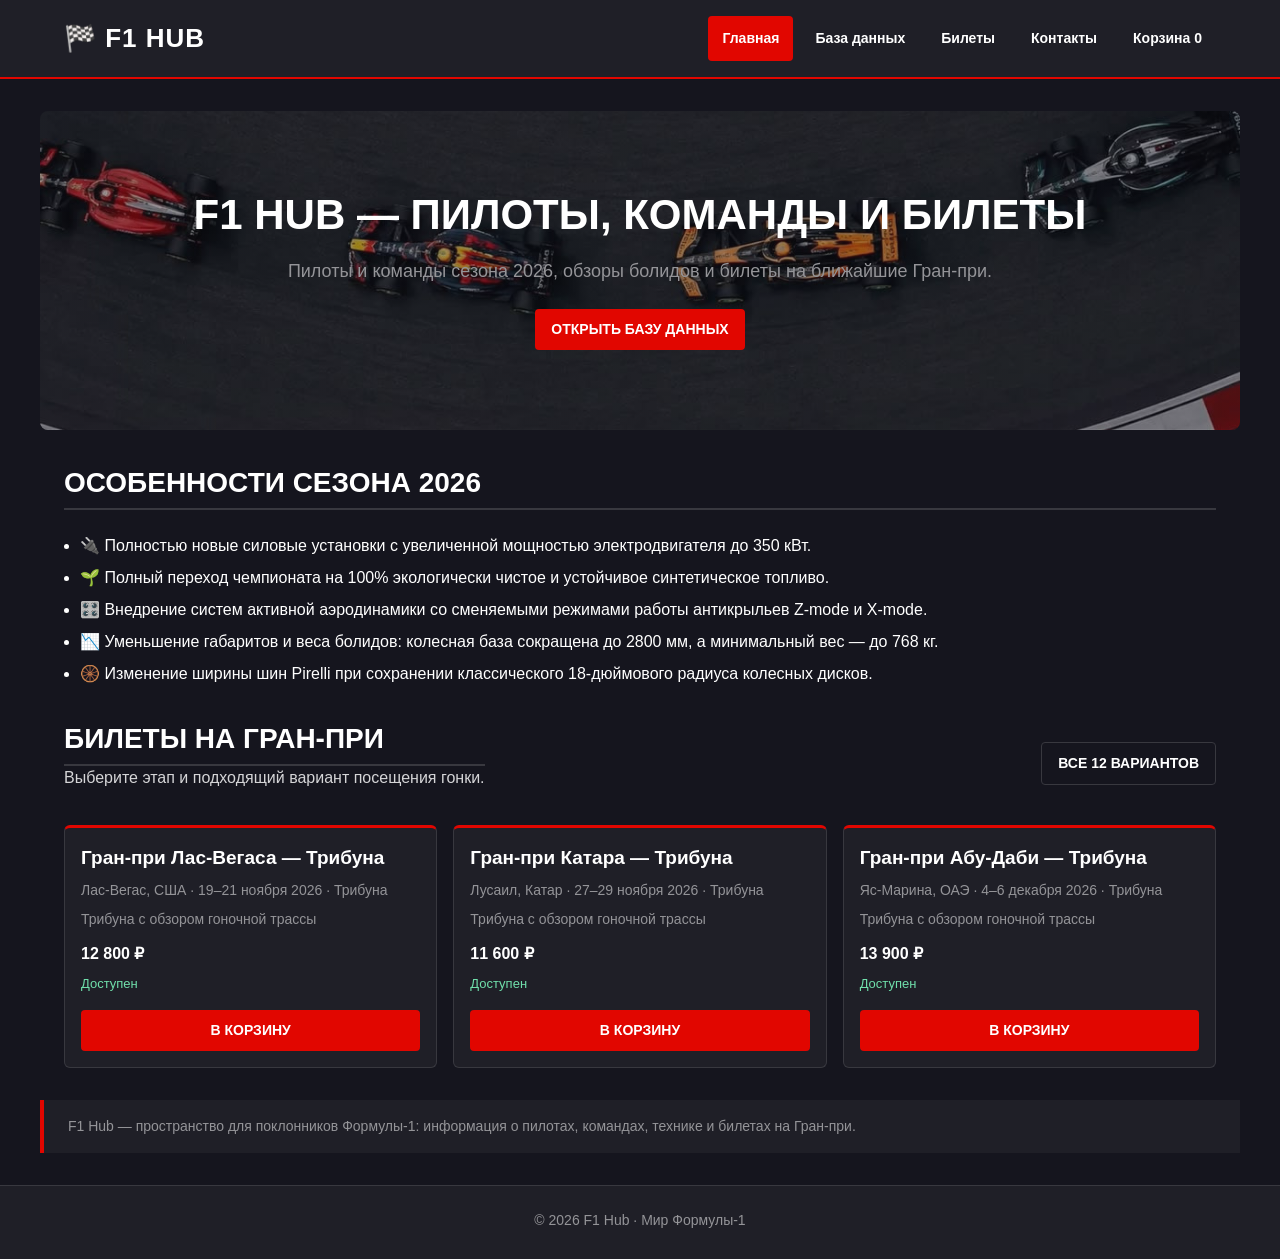
<file: index.html>
<!DOCTYPE html>

<html lang="ru">
<head>
<meta charset="utf-8"/>
<meta content="width=device-width, initial-scale=1.0" name="viewport"/>
<meta content="F1 Hub — пилоты и команды сезона 2026, болид RB22 и билеты на ближайшие Гран-при." name="description"/>
<title>
   F1 Hub — главная
  </title>
<link href="css/style.css" rel="stylesheet"/>
<link href="css/responsive.css" rel="stylesheet"/>
<script defer="" src="js/data.js">
</script>
<script defer="" src="js/main.js">
</script>
<script defer="" src="js/cart.js">
</script>
<script defer="" src="js/catalog.js">
</script>
<script defer="" src="js/tickets.js">
</script>
<script defer="" src="js/validation.js">
</script>
</head>
<body>
<a class="skip-link" href="#main">
   Перейти к основному содержимому
  </a>
<header class="site-header">
<div class="site-header__inner">
<a class="site-header__logo" href="index.html">
     🏁 F1 Hub
    </a>
<button aria-controls="mobile-site-nav" aria-expanded="false" aria-label="Открыть меню" class="site-nav-toggle" type="button">
<span aria-hidden="true" class="site-nav-toggle__icon">
<span>
</span>
<span>
</span>
<span>
</span>
</span>
<span class="site-nav-toggle__label">
      Меню
     </span>
</button>
<nav aria-label="Основная навигация" class="site-nav" id="mobile-site-nav">
<ul class="site-nav__list">
<li class="site-nav__item">
<a aria-current="page" class="site-nav__link site-nav__link--active" href="index.html">
        Главная
       </a>
</li>
<li class="site-nav__item">
<a class="site-nav__link" href="catalog.html">
        База данных
       </a>
</li>
<li class="site-nav__item">
<a class="site-nav__link" href="order.html">
        Билеты
       </a>
</li>
<li class="site-nav__item">
<a class="site-nav__link" href="contacts.html">
        Контакты
       </a>
</li>
<li class="site-nav__item">
<a class="site-nav__link" href="cart.html">
        Корзина
        <span aria-label="Товаров в корзине" data-cart-count="">
         0
        </span>
</a>
</li>
</ul>
</nav>
</div>
</header>
<main id="main">
<section class="f1-hero">
<h1 class="f1-hero__title">
     F1 Hub — пилоты, команды и билеты
    </h1>
<p class="f1-hero__subtitle">Пилоты и команды сезона 2026, обзоры болидов и билеты на ближайшие Гран-при.</p>
<a class="button button--primary" href="catalog.html">
     Открыть базу данных
    </a>
</section>
<section class="section" id="features">
<h2 class="section__title">
     Особенности сезона 2026
    </h2>
<ul class="advantages-list">
<li class="advantages-list__item">
      🔌 Полностью новые силовые установки с увеличенной мощностью электродвигателя до 350 кВт.
     </li>
<li class="advantages-list__item">
      🌱 Полный переход чемпионата на 100% экологически чистое и устойчивое синтетическое топливо.
     </li>
<li class="advantages-list__item">
      🎛️ Внедрение систем активной аэродинамики со сменяемыми режимами работы антикрыльев Z-mode и X-mode.
     </li>
<li class="advantages-list__item">
      📉 Уменьшение габаритов и веса болидов: колесная база сокращена до 2800 мм, а минимальный вес — до 768 кг.
     </li>
<li class="advantages-list__item">
      🛞 Изменение ширины шин Pirelli при сохранении классического 18-дюймового радиуса колесных дисков.
     </li>
</ul>
</section>
<section class="section" id="popular">
<div class="section-heading">
<div>
<h2 class="section__title">Билеты на Гран-при</h2>
<p class="catalog-data-note">Выберите этап и подходящий вариант посещения гонки.</p>
</div>
<a class="button button--secondary" href="order.html">
      Все 12 вариантов
     </a>
</div>
<div class="products-grid" data-featured-tickets="" id="featured-tickets">
</div>
<p aria-live="polite" class="cart-notice" hidden="" id="home-notice" role="status">
</p>
</section>
<aside class="aside-info">
<p class="aside-info__text">F1 Hub — пространство для поклонников Формулы-1: информация о пилотах, командах, технике и билетах на Гран-при.</p>
</aside>
</main>
<footer class="site-footer">
<p class="site-footer__copy">© 2026 F1 Hub · Мир Формулы-1</p>
</footer>
</body>
</html>
</file>
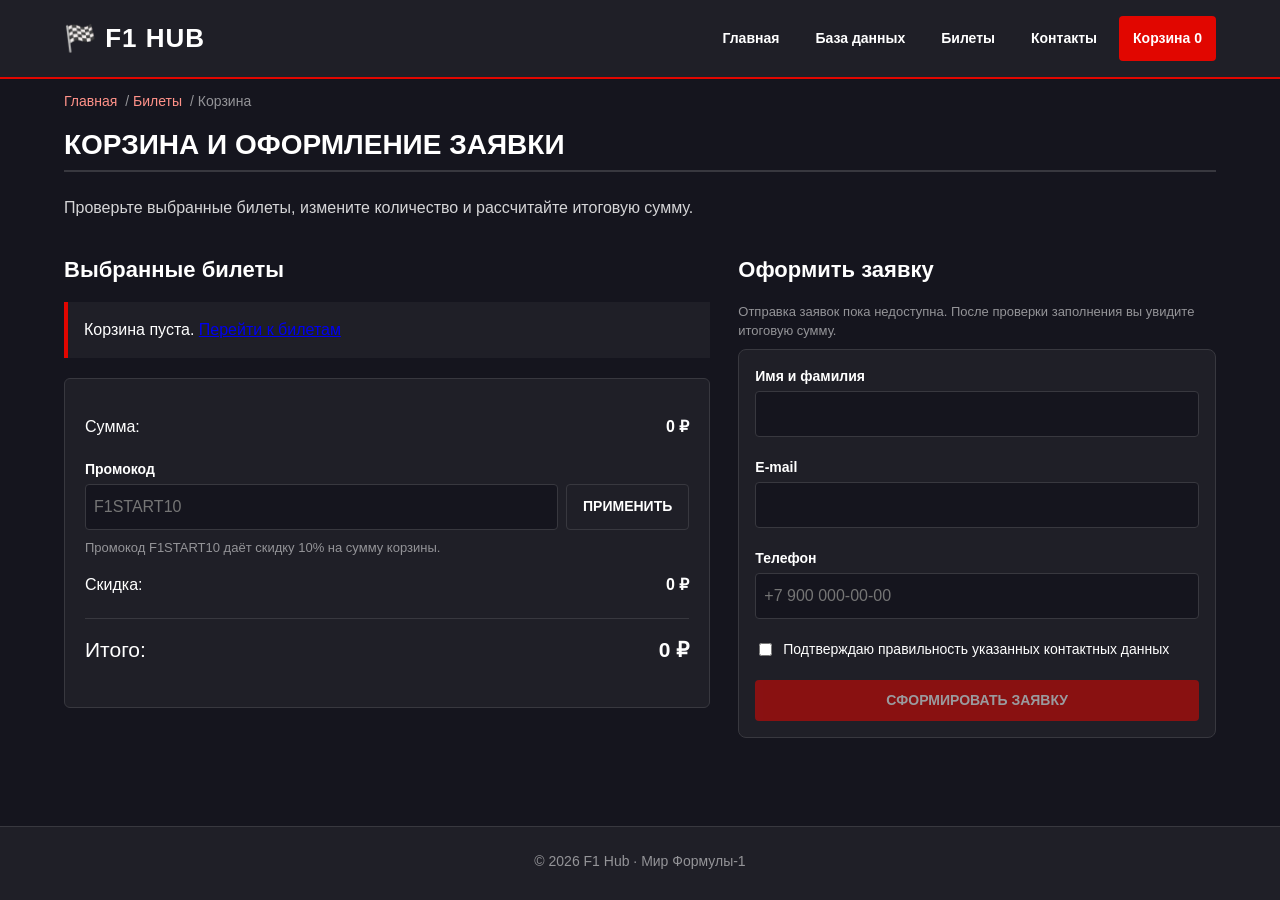
<file: cart.html>
<!DOCTYPE html>

<html lang="ru">
<head>
<meta charset="utf-8"/>
<meta content="width=device-width, initial-scale=1.0" name="viewport"/>
<meta content="Корзина билетов на Формулу-1: выбор количества, промокод, расчёт итоговой суммы и заявка." name="description"/>
<title>
   Корзина — F1 Hub
  </title>
<link href="css/style.css" rel="stylesheet"/>
<link href="css/responsive.css" rel="stylesheet"/>
<script defer="" src="js/data.js">
</script>
<script defer="" src="js/main.js">
</script>
<script defer="" src="js/cart.js">
</script>
<script defer="" src="js/catalog.js">
</script>
<script defer="" src="js/tickets.js">
</script>
<script defer="" src="js/validation.js">
</script>
</head>
<body>
<a class="skip-link" href="#main">
   Перейти к основному содержимому
  </a>
<header class="site-header">
<div class="site-header__inner">
<a class="site-header__logo" href="index.html">
     🏁 F1 Hub
    </a>
<button aria-controls="mobile-site-nav" aria-expanded="false" aria-label="Открыть меню" class="site-nav-toggle" type="button">
<span aria-hidden="true" class="site-nav-toggle__icon">
<span>
</span>
<span>
</span>
<span>
</span>
</span>
<span class="site-nav-toggle__label">
      Меню
     </span>
</button>
<nav aria-label="Основная навигация" class="site-nav" id="mobile-site-nav">
<ul class="site-nav__list">
<li class="site-nav__item">
<a class="site-nav__link" href="index.html">
        Главная
       </a>
</li>
<li class="site-nav__item">
<a class="site-nav__link" href="catalog.html">
        База данных
       </a>
</li>
<li class="site-nav__item">
<a class="site-nav__link" href="order.html">
        Билеты
       </a>
</li>
<li class="site-nav__item">
<a class="site-nav__link" href="contacts.html">
        Контакты
       </a>
</li>
<li class="site-nav__item">
<a aria-current="page" class="site-nav__link site-nav__link--active" href="cart.html">
        Корзина
        <span aria-label="Товаров в корзине" data-cart-count="">
         0
        </span>
</a>
</li>
</ul>
</nav>
</div>
</header>
<main id="main">
<div class="section">
<nav aria-label="Хлебные крошки" class="breadcrumbs">
<a class="breadcrumbs__link" href="index.html">
      Главная
     </a>
<a class="breadcrumbs__link" href="order.html">
      Билеты
     </a>
<span class="breadcrumbs__current">
      Корзина
     </span>
</nav>
<h1 class="section__title">Корзина и оформление заявки</h1>
<p class="catalog-data-note">Проверьте выбранные билеты, измените количество и рассчитайте итоговую сумму.</p>
</div>
<section class="section cart-layout">
<div>
<h2 class="catalog-products__title">
      Выбранные билеты
     </h2>
<div data-cart-items="" id="cart-items">
</div>
<p class="catalog-empty" hidden="" id="cart-empty">
      Корзина пуста.
      <a href="order.html">
       Перейти к билетам
      </a>
</p>
<div class="cart-summary">
<p>
       Сумма:
       <strong id="cart-subtotal">
        0 ₽
       </strong>
</p>
<div class="promo-row">
<label class="order-form__label" for="promo-code">Промокод</label>
<div class="promo-input">
<input autocomplete="off" class="order-form__input" id="promo-code" placeholder="F1START10" type="text"/>
<button class="button button--secondary" id="apply-promo" type="button">
         Применить
        </button>
</div>
<p class="form-hint">Промокод F1START10 даёт скидку 10% на сумму корзины.</p>
<p class="cart-notice" hidden="" id="promo-status" role="status">
</p>
</div>
<p>
       Скидка:
       <strong id="cart-discount">
        0 ₽
       </strong>
</p>
<p class="cart-summary__total">
       Итого:
       <strong id="cart-total">
        0 ₽
       </strong>
</p>
</div>
</div>
<section class="cart-checkout">
<h2 class="catalog-products__title">
      Оформить заявку
     </h2><p class="form-hint">Отправка заявок пока недоступна. После проверки заполнения вы увидите итоговую сумму.</p>
<form class="product-info checkout-form" id="cart-form" novalidate="">
<div class="order-form__field">
<label class="order-form__label" for="buyer-name">
        Имя и фамилия
       </label>
<input autocomplete="name" class="order-form__input" id="buyer-name" aria-describedby="buyer-name-error" maxlength="80" minlength="2" name="name" required="" type="text"/>
<small class="field-error" id="buyer-name-error">
</small>
</div>
<div class="order-form__field">
<label class="order-form__label" for="buyer-email">
        E-mail
       </label>
<input autocomplete="email" class="order-form__input" id="buyer-email" aria-describedby="buyer-email-error" name="email" required="" type="email"/>
<small class="field-error" id="buyer-email-error">
</small>
</div>
<div class="order-form__field">
<label class="order-form__label" for="buyer-phone">
        Телефон
       </label>
<input autocomplete="tel" class="order-form__input" id="buyer-phone" aria-describedby="buyer-phone-error" name="phone" placeholder="+7 900 000-00-00" required="" type="tel"/>
<small class="field-error" id="buyer-phone-error">
</small>
</div>
<div class="order-form__field form-field--checkbox">
<label>
<input id="buyer-agreement" aria-describedby="buyer-agreement-error" name="agreement" required="" type="checkbox"/>
        Подтверждаю правильность указанных контактных данных
       </label>
<small class="field-error" id="buyer-agreement-error">
</small>
</div>
<button class="button button--primary" id="submit-cart" type="submit">
       Сформировать заявку
      </button>
</form>
<p aria-live="polite" class="form-feedback" hidden="" id="cart-form-status" role="status">
</p>
</section>
</section>
</main>
<footer class="site-footer">
<p class="site-footer__copy">© 2026 F1 Hub · Мир Формулы-1</p>
</footer>
</body>
</html>
</file>
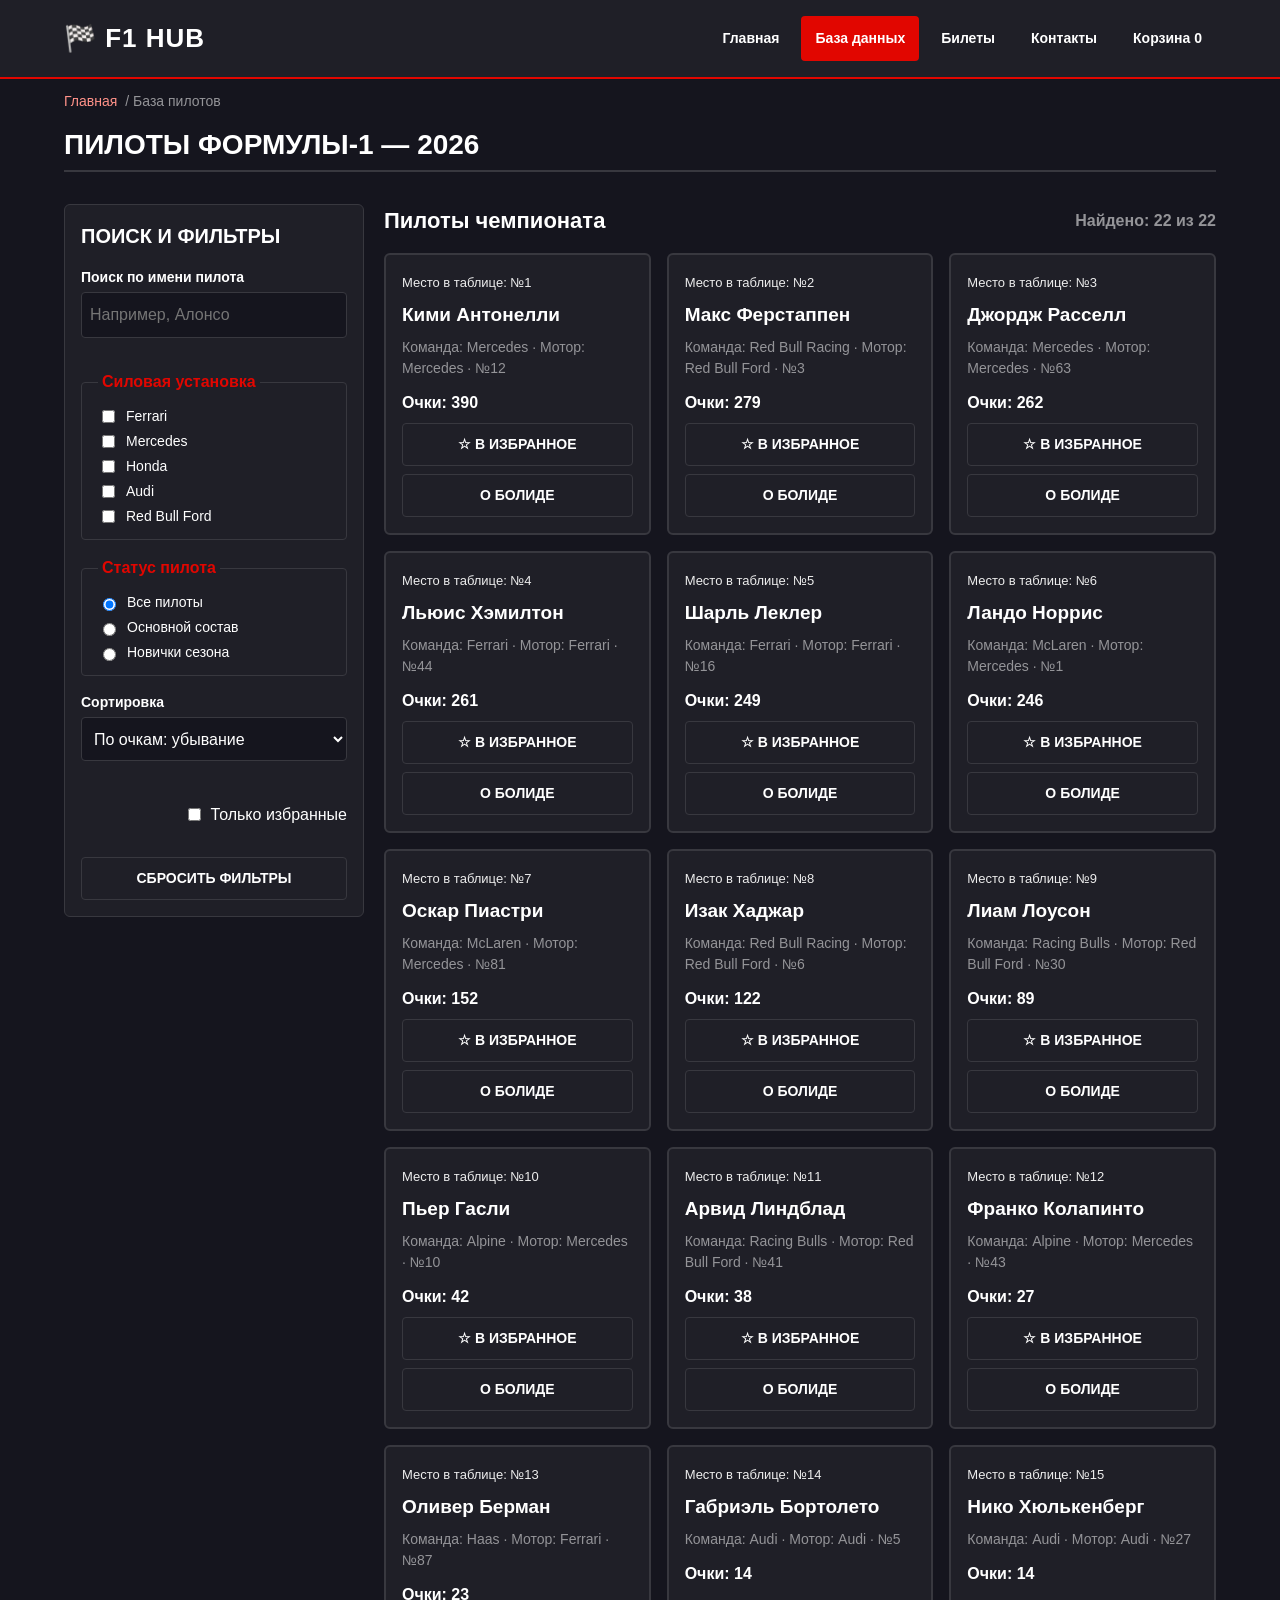
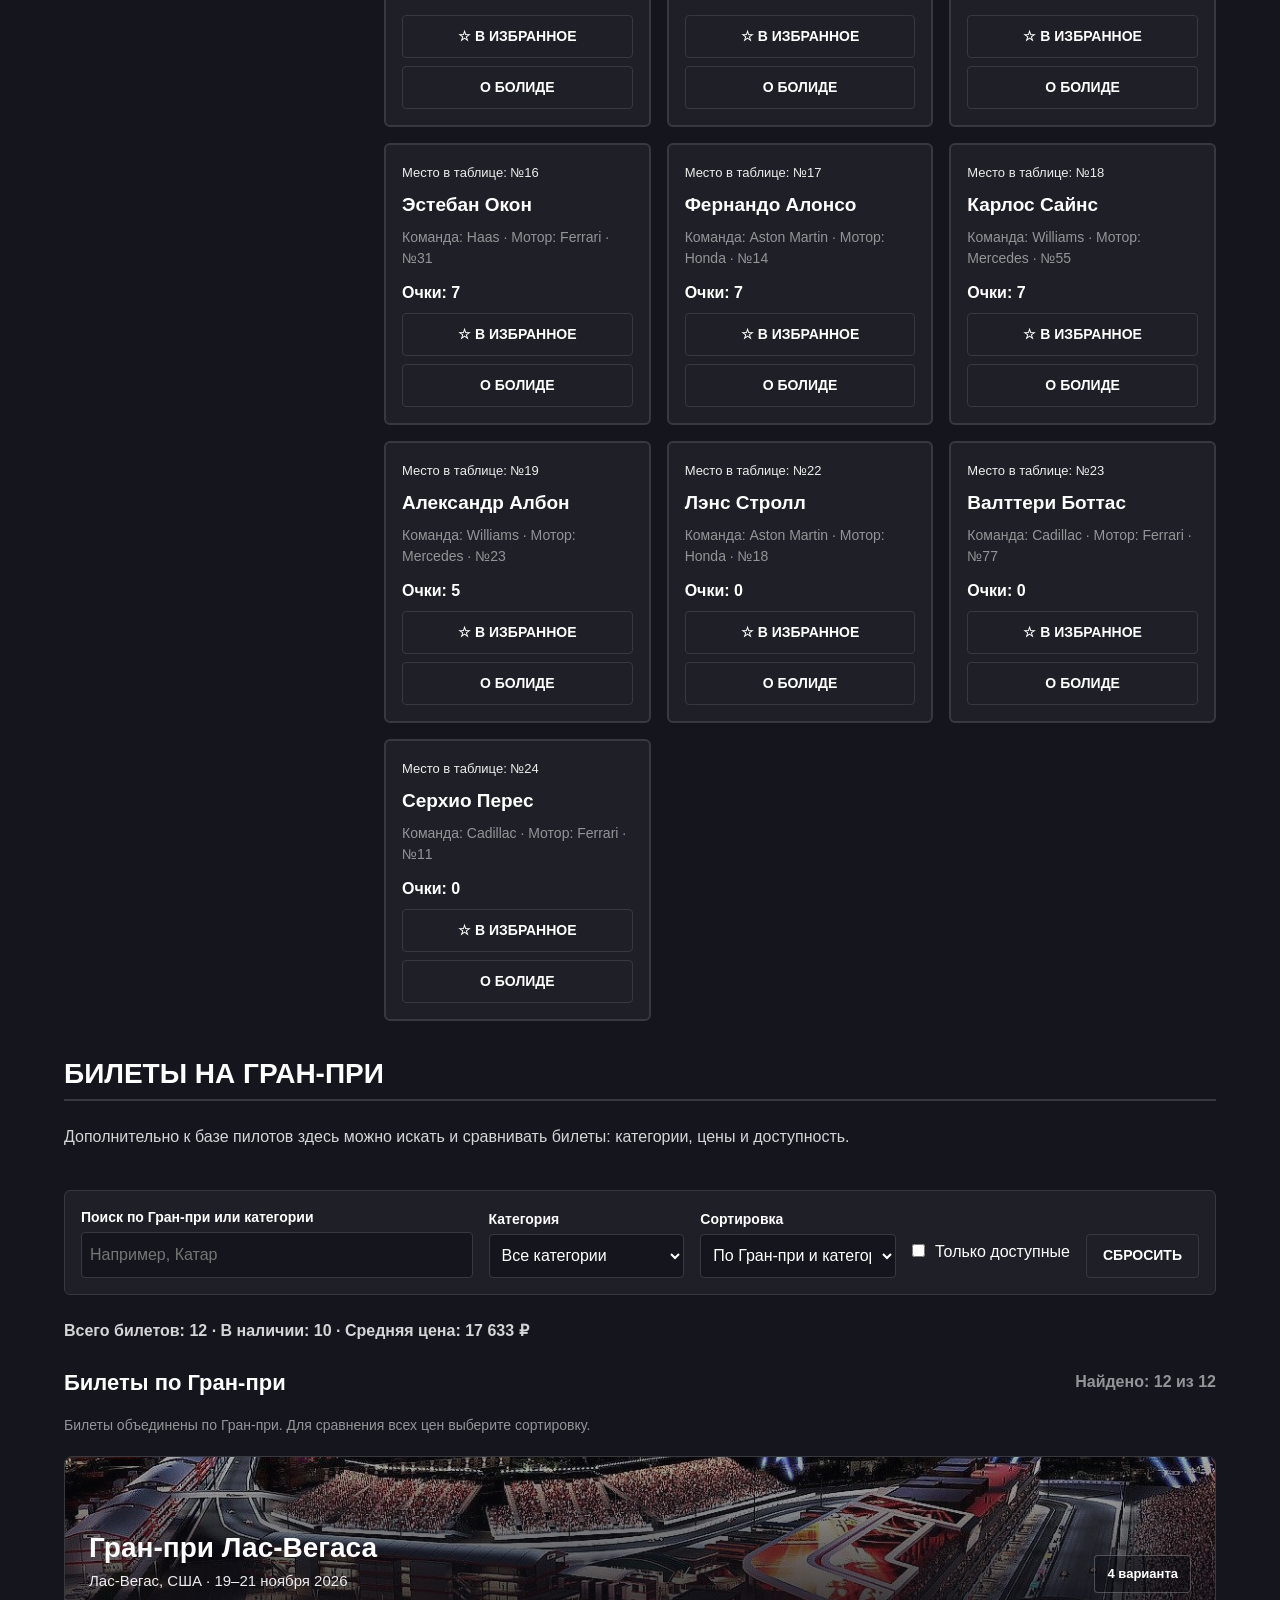
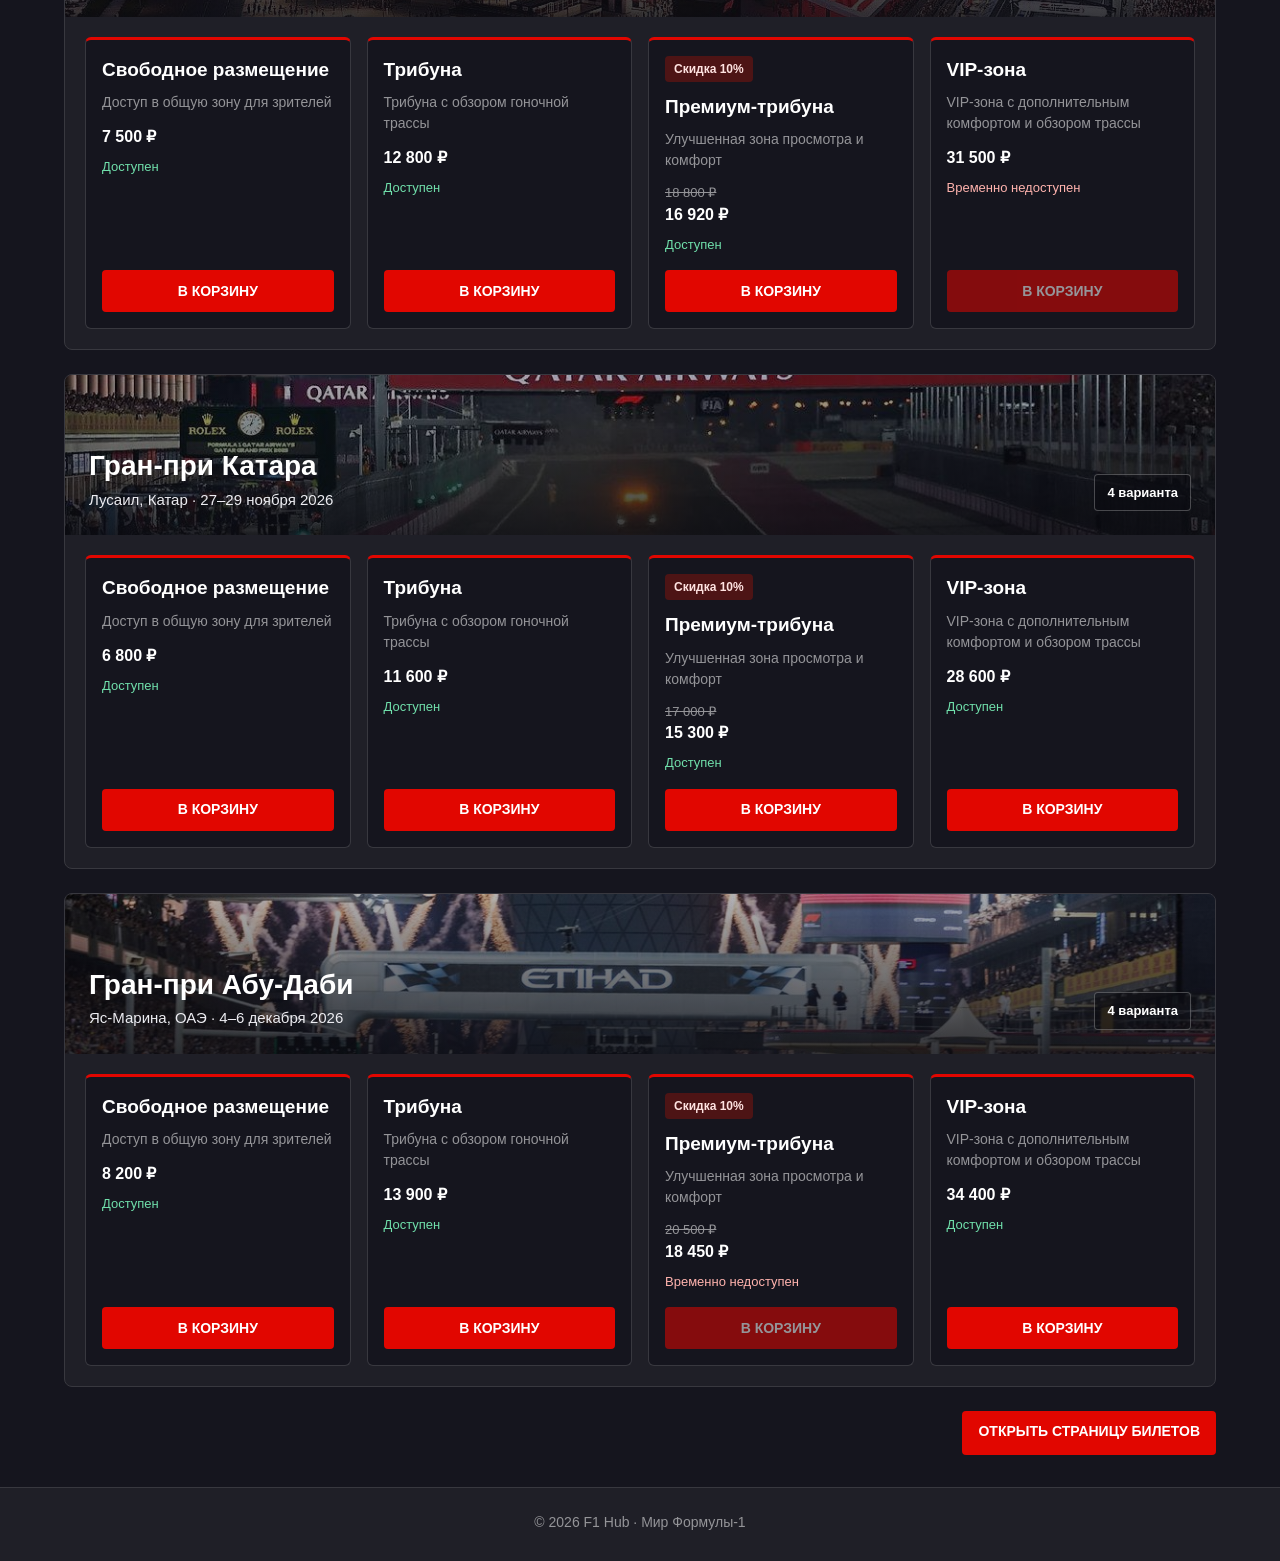
<file: catalog.html>
<!DOCTYPE html>

<html lang="ru">
<head>
<meta charset="utf-8"/>
<meta content="width=device-width, initial-scale=1.0" name="viewport"/>
<meta content="Интерактивный каталог 22 пилотов с поиском, фильтрами и сортировкой." name="description"/>
<title>
   Пилоты 2026 — F1 Hub
  </title>
<link href="css/style.css" rel="stylesheet"/>
<link href="css/responsive.css" rel="stylesheet"/>
<script defer="" src="js/data.js">
</script>
<script defer="" src="js/main.js">
</script>
<script defer="" src="js/cart.js">
</script>
<script defer="" src="js/catalog.js">
</script>
<script defer="" src="js/tickets.js">
</script>
<script defer="" src="js/validation.js">
</script>
</head>
<body>
<a class="skip-link" href="#main">
   Перейти к основному содержимому
  </a>
<header class="site-header">
<div class="site-header__inner">
<a class="site-header__logo" href="index.html">
     🏁 F1 Hub
    </a>
<button aria-controls="mobile-site-nav" aria-expanded="false" aria-label="Открыть меню" class="site-nav-toggle" type="button">
<span aria-hidden="true" class="site-nav-toggle__icon">
<span>
</span>
<span>
</span>
<span>
</span>
</span>
<span class="site-nav-toggle__label">
      Меню
     </span>
</button>
<nav aria-label="Основная навигация" class="site-nav" id="mobile-site-nav">
<ul class="site-nav__list">
<li class="site-nav__item">
<a class="site-nav__link" href="index.html">
        Главная
       </a>
</li>
<li class="site-nav__item">
<a aria-current="page" class="site-nav__link site-nav__link--active" href="catalog.html">
        База данных
       </a>
</li>
<li class="site-nav__item">
<a class="site-nav__link" href="order.html">
        Билеты
       </a>
</li>
<li class="site-nav__item">
<a class="site-nav__link" href="contacts.html">
        Контакты
       </a>
</li>
<li class="site-nav__item">
<a class="site-nav__link" href="cart.html">
        Корзина
        <span aria-label="Товаров в корзине" data-cart-count="">
         0
        </span>
</a>
</li>
</ul>
</nav>
</div>
</header>
<main id="main">
<div class="section">
<nav aria-label="Хлебные крошки" class="breadcrumbs">
<a class="breadcrumbs__link" href="index.html">
      Главная
     </a>
<span class="breadcrumbs__current">
      База пилотов
     </span>
</nav>
<h1 class="section__title">
     Пилоты Формулы-1 — 2026
    </h1>
</div>
<section aria-label="Интерактивный каталог пилотов" class="catalog-layout">
<aside class="catalog-filters">
<h2 class="catalog-filters__title">
      Поиск и фильтры
     </h2>
<form class="filters-form" id="drivers-filters" role="search">
<div class="order-form__field">
<label class="order-form__label" for="driver-search">
        Поиск по имени пилота
       </label>
<input class="order-form__input" id="driver-search" name="search" placeholder="Например, Алонсо" type="search"/>
</div>
<fieldset class="filters-form__section">
<legend>
        Силовая установка
       </legend>
<label>
<input name="pu" type="checkbox" value="ferrari"/>
        Ferrari
       </label>
<label>
<input name="pu" type="checkbox" value="mercedes"/>
        Mercedes
       </label>
<label>
<input name="pu" type="checkbox" value="honda"/>
        Honda
       </label>
<label>
<input name="pu" type="checkbox" value="audi"/>
        Audi
       </label>
<label>
<input name="pu" type="checkbox" value="ford"/>
        Red Bull Ford
       </label>
</fieldset>
<fieldset class="filters-form__section">
<legend>
        Статус пилота
       </legend>
<label>
<input checked="" name="status" type="radio" value="all"/>
        Все пилоты
       </label>
<label>
<input name="status" type="radio" value="pro"/>
        Основной состав
       </label>
<label>
<input name="status" type="radio" value="rookie"/>
        Новички сезона
       </label>
</fieldset>
<div class="order-form__field">
<label class="order-form__label" for="driver-sort">
        Сортировка
       </label>
<select class="order-form__input" id="driver-sort" name="sort">
<option value="points-desc">
         По очкам: убывание
        </option>
<option value="points-asc">
         По очкам: возрастание
        </option>
<option value="name-asc">
         По имени: А–Я
        </option>
<option value="number-asc">
         По стартовому номеру
        </option>
</select>
</div>
<label class="filters-checkbox">
<input id="driver-favorites-only" type="checkbox"/>
       Только избранные
      </label>
<button class="button button--secondary" type="reset">
       Сбросить фильтры
      </button>
</form>
</aside>
<section class="catalog-products">
<div class="section-heading">
<h2 class="catalog-products__title">
       Пилоты чемпионата
      </h2>
<span aria-live="polite" class="result-count" id="drivers-count" role="status">
</span>
</div>
<div class="products-grid" data-drivers-container="" id="drivers-grid">
</div>
<p class="catalog-empty" hidden="" id="drivers-empty">
      Пилоты не найдены. Измените поиск или сбросьте фильтры.
     </p>
<p class="cart-notice" hidden="" id="driver-notice" role="status">
</p>
</section>
</section>
<section class="section">
<h2 class="section__title">Билеты на Гран-при</h2>
<p class="catalog-data-note">Дополнительно к базе пилотов здесь можно искать и сравнивать билеты: категории, цены и доступность.</p>
</section>
<section class="section ticket-catalog-extra" aria-label="Каталог билетов">
<form class="ticket-controls" id="catalog-ticket-filters" data-ticket-filters="" role="search">
<div class="order-form__field">
<label class="order-form__label" for="catalog-ticket-search">
       Поиск по Гран-при или категории
      </label>
<input class="order-form__input" id="catalog-ticket-search" data-ticket-search="" placeholder="Например, Катар" type="search"/>
</div>
<div class="order-form__field">
<label class="order-form__label" for="catalog-ticket-category">
       Категория
      </label>
<select class="order-form__input" id="catalog-ticket-category" data-ticket-category="">
<option value="all">
        Все категории
       </option>
<option value="general">
        Свободное размещение
       </option>
<option value="grandstand">
        Трибуна
       </option>
<option value="premium">
        Премиум-трибуна
       </option>
<option value="vip">
        VIP-зона
       </option>
</select>
</div>
<div class="order-form__field">
<label class="order-form__label" for="catalog-ticket-sort">
       Сортировка
      </label>
<select class="order-form__input" id="catalog-ticket-sort" data-ticket-sort="">
<option value="default">По Гран-при и категориям</option>
<option value="price-asc">
        Цена: по возрастанию
       </option>
<option value="price-desc">
        Цена: по убыванию
       </option>
<option value="title-asc">
        По названию
       </option>
</select>
</div>
<label class="filters-checkbox">
<input id="catalog-ticket-available" data-ticket-available="" type="checkbox"/>
      Только доступные
     </label>
<button class="button button--secondary" type="reset">
      Сбросить
     </button>
</form>
<p class="catalog-data-note ticket-statistics" data-products-stats aria-live="polite">Загрузка статистики…</p>
<div class="section-heading">
<h2 class="catalog-products__title" data-tickets-heading>Каталог билетов</h2>
<span aria-live="polite" class="result-count" id="catalog-tickets-count" data-tickets-count="" role="status">
</span>
</div><p class="ticket-groups__hint" data-tickets-hint>При группировке билеты распределены по Гран-при. При выборе сортировки товары выводятся в общем порядке.</p>
<div class="ticket-groups" data-tickets-container="" id="catalog-ticket-grid">
</div>
<p class="catalog-empty" hidden="" id="catalog-tickets-empty" data-tickets-empty="">
     По указанным условиям билеты не найдены. Попробуйте изменить фильтры.
    </p>
<p class="cart-notice" hidden="" id="catalog-ticket-notice" data-ticket-notice="" role="status">
</p>
<p class="ticket-bottom-link">
<a class="button button--primary" href="order.html">
      Открыть страницу билетов
      
</a>
</p>
</section>
</main>
<footer class="site-footer">
<p class="site-footer__copy">© 2026 F1 Hub · Мир Формулы-1</p>
</footer>
</body>
</html>
</file>
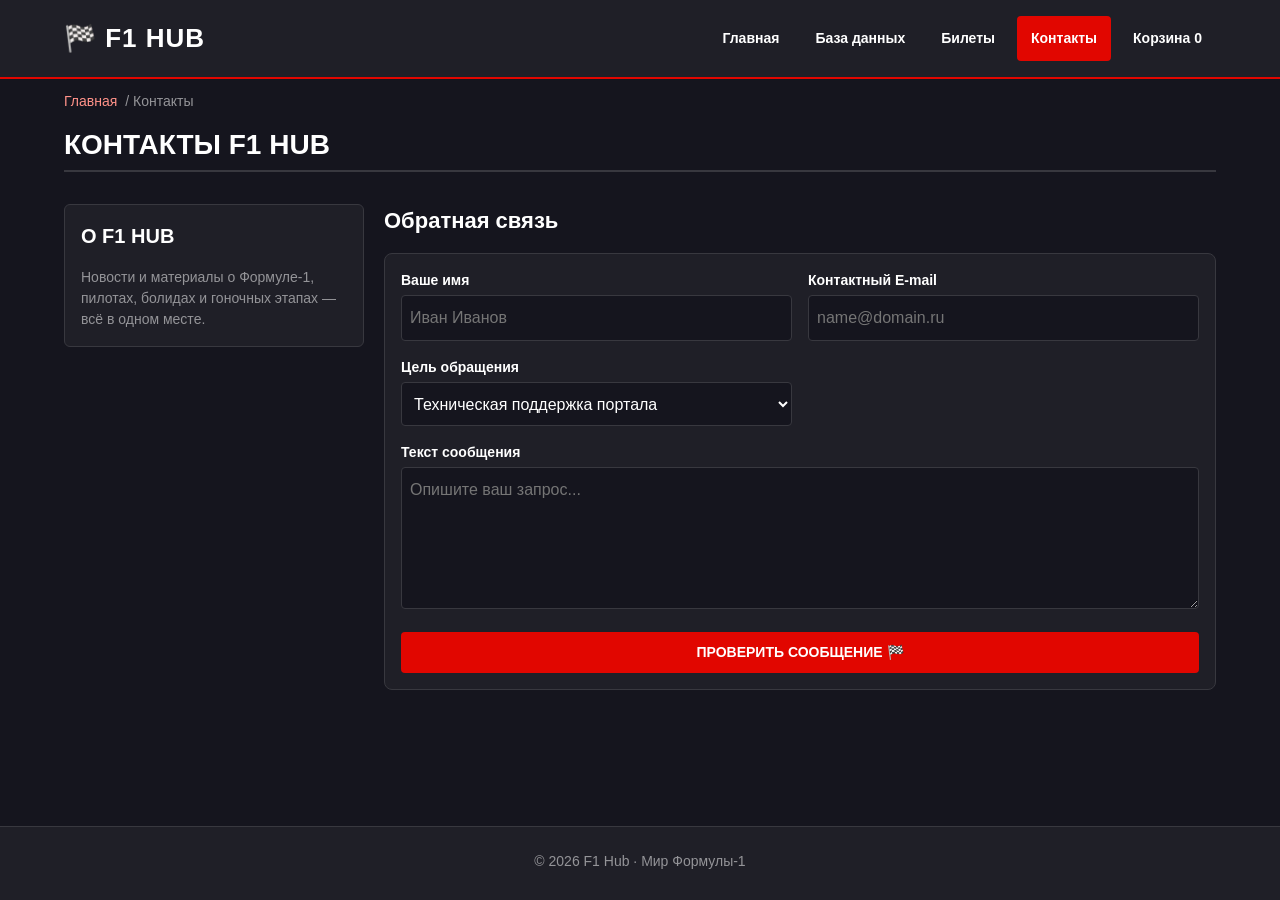
<file: contacts.html>
<!DOCTYPE html>

<html lang="ru">
<head>
<meta charset="utf-8"/>
<meta content="width=device-width, initial-scale=1.0" name="viewport"/>
<meta content="F1 Hub: информация о сайте и форма обратной связи." name="description"/>
<title>
   Контакты — F1 Hub
  </title>
<link href="css/style.css" rel="stylesheet"/>
<link href="css/responsive.css" rel="stylesheet"/>
<script defer="" src="js/data.js">
</script>
<script defer="" src="js/main.js">
</script>
<script defer="" src="js/cart.js">
</script>
<script defer="" src="js/catalog.js">
</script>
<script defer="" src="js/tickets.js">
</script>
<script defer="" src="js/validation.js">
</script>
</head>
<body>
<a class="skip-link" href="#main">
   Перейти к основному содержимому
  </a>
<header class="site-header">
<div class="site-header__inner">
<a class="site-header__logo" href="index.html">
     🏁 F1 Hub
    </a>
<button aria-controls="mobile-site-nav" aria-expanded="false" aria-label="Открыть меню" class="site-nav-toggle" type="button">
<span aria-hidden="true" class="site-nav-toggle__icon">
<span>
</span>
<span>
</span>
<span>
</span>
</span>
<span class="site-nav-toggle__label">
      Меню
     </span>
</button>
<nav aria-label="Основная навигация" class="site-nav" id="mobile-site-nav">
<ul class="site-nav__list">
<li class="site-nav__item">
<a class="site-nav__link" href="index.html">
        Главная
       </a>
</li>
<li class="site-nav__item">
<a class="site-nav__link" href="catalog.html">
        База данных
       </a>
</li>
<li class="site-nav__item">
<a class="site-nav__link" href="order.html">
        Билеты
       </a>
</li>
<li class="site-nav__item">
<a aria-current="page" class="site-nav__link site-nav__link--active" href="contacts.html">
        Контакты
       </a>
</li>
<li class="site-nav__item">
<a class="site-nav__link" href="cart.html">
        Корзина
        <span aria-label="Товаров в корзине" data-cart-count="">
         0
        </span>
</a>
</li>
</ul>
</nav>
</div>
</header>
<main id="main">
<div class="section">
<nav aria-label="Хлебные крошки" class="breadcrumbs">
<a class="breadcrumbs__link" href="index.html">
      Главная
     </a>
<span class="breadcrumbs__current">
      Контакты
     </span>
</nav>
<h1 class="section__title">
     Контакты F1 Hub
    </h1>
</div>
<section class="catalog-layout">
<aside class="catalog-filters">
<h2 class="catalog-filters__title">О F1 Hub</h2>
<p class="aside-info__text">Новости и материалы о Формуле-1, пилотах, болидах и гоночных этапах — всё в одном месте.</p>
</aside>
<section class="catalog-products">
<h2 class="catalog-products__title">
      Обратная связь
     </h2>
<form action="#" class="product-info page-form" id="contact-form" method="post" novalidate="">
<div class="order-form__field">
<label class="order-form__label" for="contact-name">
        Ваше имя
       </label>
<input class="order-form__input" id="contact-name" name="name" placeholder="Иван Иванов" required="" type="text"/>
</div>
<div class="order-form__field">
<label class="order-form__label" for="contact-email">
        Контактный E-mail
       </label>
<input class="order-form__input" id="contact-email" name="email" placeholder="name@domain.ru" required="" type="email"/>
</div>
<div class="order-form__field">
<label class="order-form__label" for="contact-reason">
        Цель обращения
       </label>
<select class="order-form__input" id="contact-reason" name="reason" required="">
<option value="support">
         Техническая поддержка портала
        </option>
<option value="press">
         Аккредитация прессы на Гран-при
        </option>
<option value="commercial">
         Сотрудничество и реклама
        </option>
</select>
</div>
<div class="order-form__field page-form__wide">
<label class="order-form__label" for="contact-message">
        Текст сообщения
       </label>
<textarea class="order-form__input" id="contact-message" name="message" placeholder="Опишите ваш запрос..." required="" rows="5"></textarea>
</div>
<button class="button button--primary" type="submit">
       Проверить сообщение 🏁
      </button>
</form>
<p class="form-feedback" hidden="" id="contact-status" role="status">
      Форма обратной связи временно работает без отправки сообщений.
     </p>
</section>
</section>
</main>
<footer class="site-footer">
<p class="site-footer__copy">© 2026 F1 Hub · Мир Формулы-1</p>
</footer>
</body>
</html>
</file>
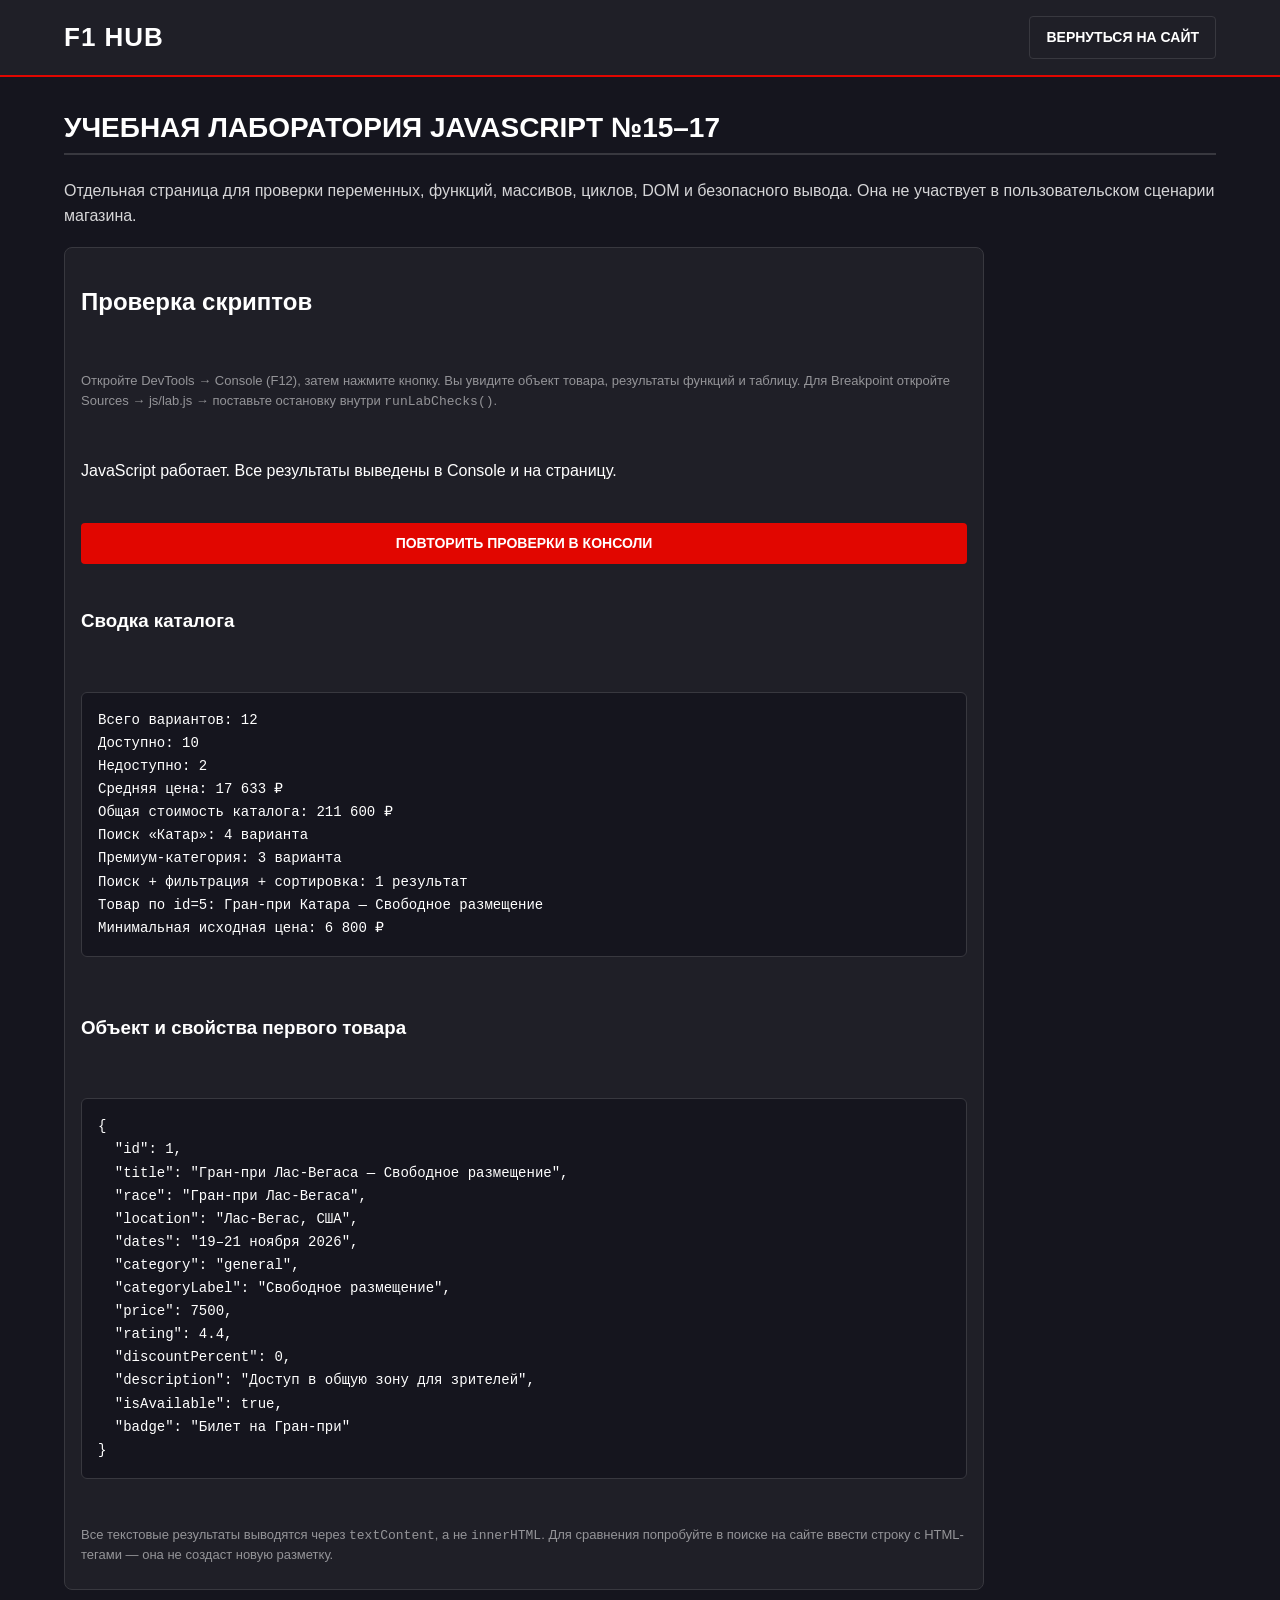
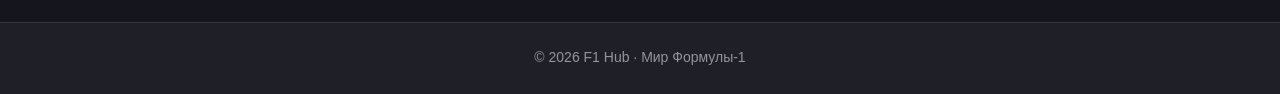
<file: lab.html>
<!doctype html>
<html lang="ru">
<head>
  <meta charset="utf-8">
  <meta name="viewport" content="width=device-width, initial-scale=1">
  <title>Лаборатория JavaScript №15–17 — F1 Hub</title>
  <link rel="stylesheet" href="css/style.css">
  <link rel="stylesheet" href="css/responsive.css">
  <script src="js/data.js" defer></script>
  <script src="js/main.js" defer></script>
  <script src="js/lab.js" defer></script>
</head>
<body>
<header class="site-header">
  <div class="site-header__inner">
    <a class="site-header__logo" href="index.html">F1 Hub</a>
    <a class="button button--secondary" href="index.html">Вернуться на сайт</a>
  </div>
</header>
<main class="section lab-page" id="main">
  <h1 class="section__title">Учебная лаборатория JavaScript №15–17</h1>
  <p class="catalog-data-note">Отдельная страница для проверки переменных, функций, массивов, циклов, DOM и безопасного вывода. Она не участвует в пользовательском сценарии магазина.</p>
  <section class="product-info lab-page__content" aria-labelledby="lab-title">
    <h2 id="lab-title">Проверка скриптов</h2>
    <p class="form-hint">Откройте DevTools → Console (F12), затем нажмите кнопку. Вы увидите объект товара, результаты функций и таблицу. Для Breakpoint откройте Sources → js/lab.js → поставьте остановку внутри <code>runLabChecks()</code>.</p>
    <p id="lab-message" role="status" aria-live="polite">JavaScript ещё не выполнился.</p>
    <button id="lab-run" class="button button--primary" type="button">Повторить проверки в консоли</button>
    <h3>Сводка каталога</h3>
    <pre id="lab-results" class="lab-page__results" aria-live="polite">Результат будет выведен после выполнения скрипта.</pre>
    <h3>Объект и свойства первого товара</h3>
    <pre id="lab-product" class="lab-page__results"></pre>
    <p class="form-hint">Все текстовые результаты выводятся через <code>textContent</code>, а не <code>innerHTML</code>. Для сравнения попробуйте в поиске на сайте ввести строку с HTML-тегами — она не создаст новую разметку.</p>
  </section>
</main>
<footer class="site-footer"><p class="site-footer__copy">© 2026 F1 Hub · Мир Формулы-1</p></footer>
</body>
</html>
</file>
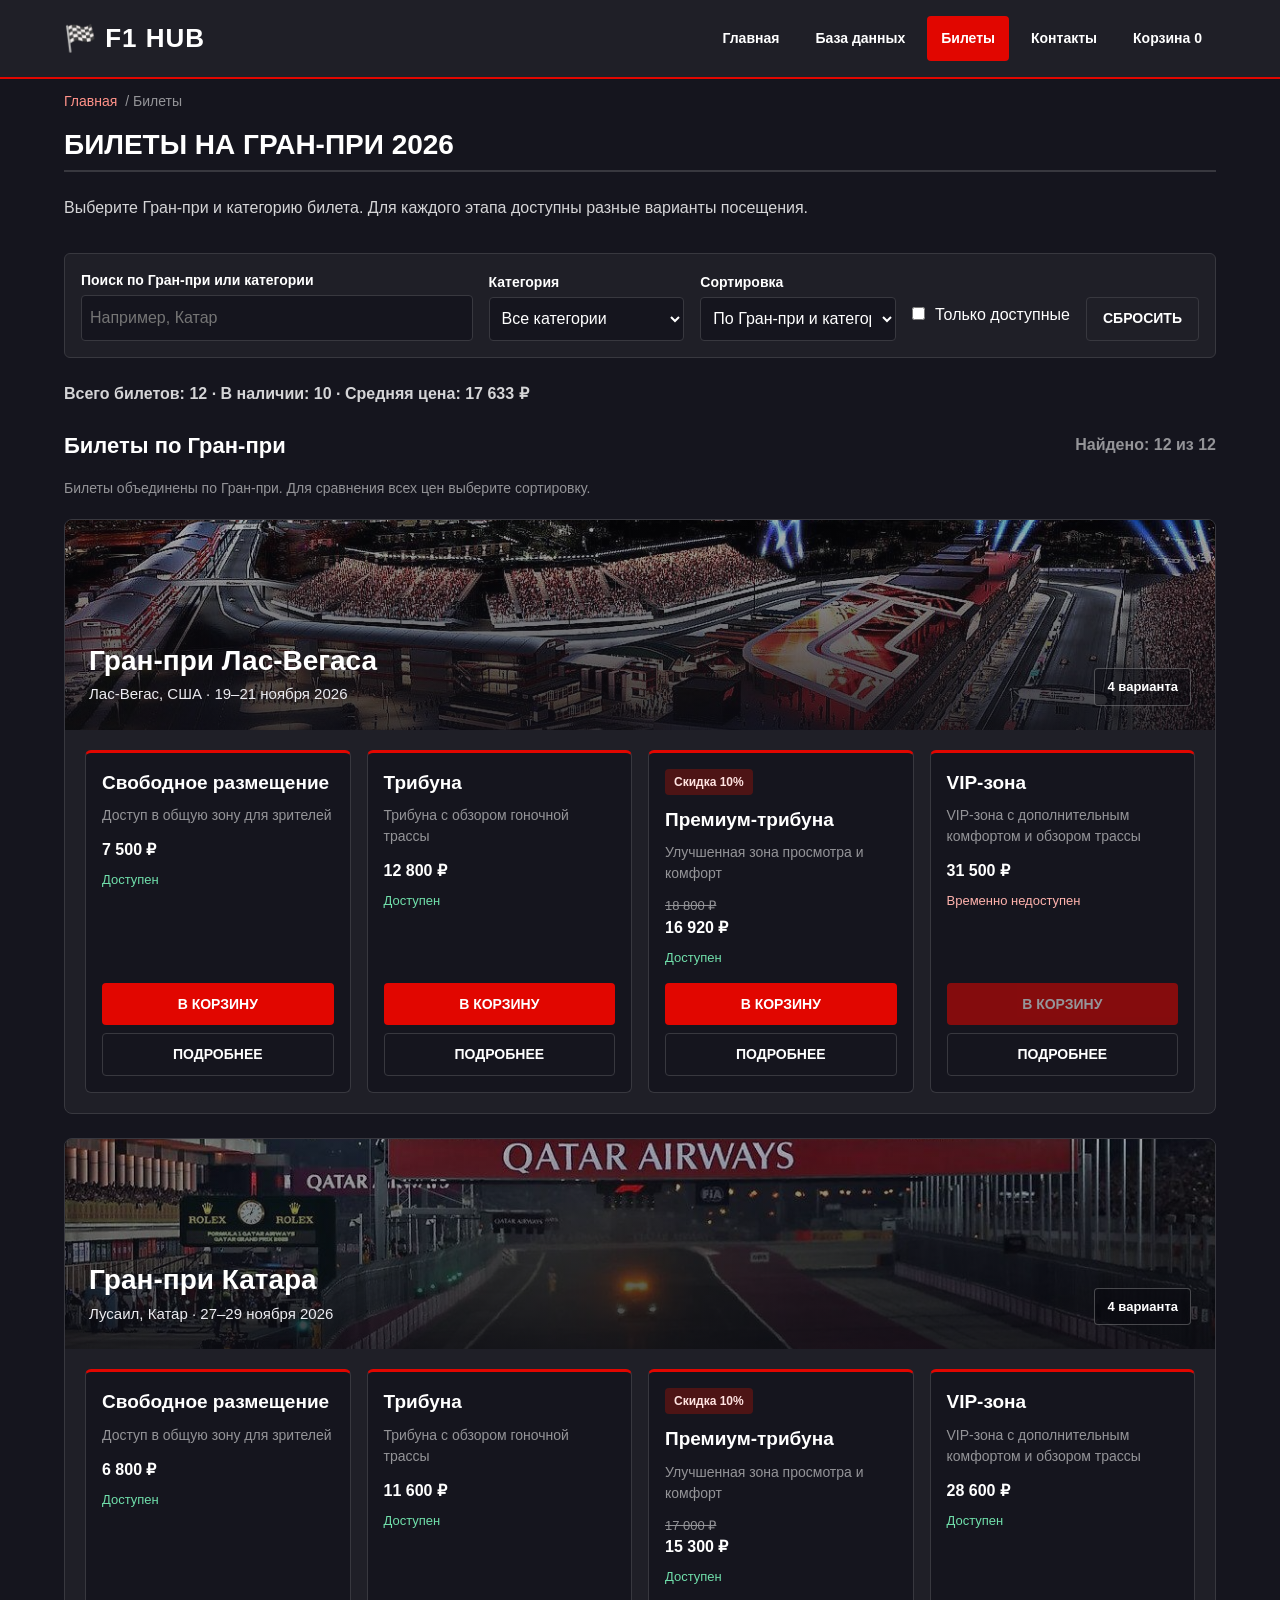
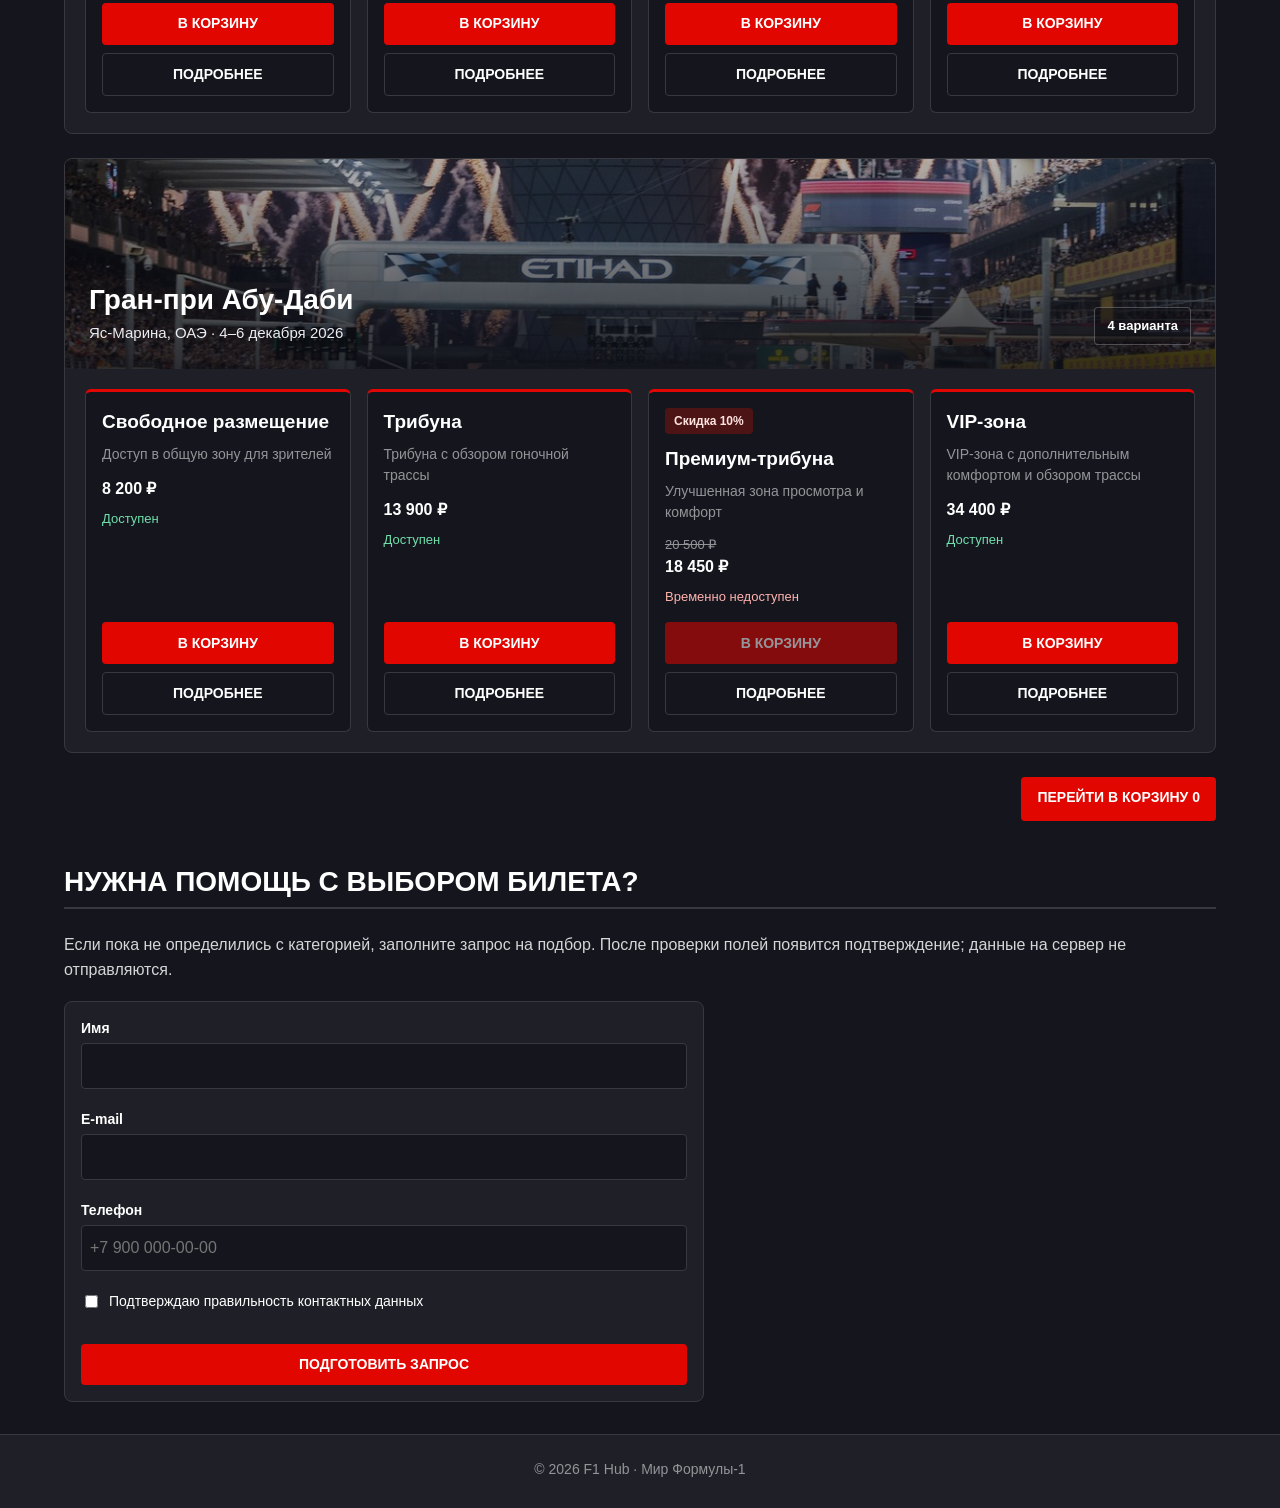
<file: order.html>
<!DOCTYPE html>

<html lang="ru">
<head>
<meta charset="utf-8"/>
<meta content="width=device-width, initial-scale=1.0" name="viewport"/>
<meta content="Выбор билетов на Гран-при Формулы-1: Лас-Вегас, Катар и Абу-Даби. Категории, цены и корзина." name="description"/>
<title>
   Каталог билетов — F1 Hub
  </title>
<link href="css/style.css" rel="stylesheet"/>
<link href="css/responsive.css" rel="stylesheet"/>
<script defer="" src="js/data.js">
</script>
<script defer="" src="js/main.js">
</script>
<script defer="" src="js/cart.js">
</script>
<script defer="" src="js/catalog.js">
</script>
<script defer="" src="js/tickets.js">
</script>
<script defer="" src="js/validation.js">
</script>
</head>
<body>
<a class="skip-link" href="#main">
   Перейти к основному содержимому
  </a>
<header class="site-header">
<div class="site-header__inner">
<a class="site-header__logo" href="index.html">
     🏁 F1 Hub
    </a>
<button aria-controls="mobile-site-nav" aria-expanded="false" aria-label="Открыть меню" class="site-nav-toggle" type="button">
<span aria-hidden="true" class="site-nav-toggle__icon">
<span>
</span>
<span>
</span>
<span>
</span>
</span>
<span class="site-nav-toggle__label">
      Меню
     </span>
</button>
<nav aria-label="Основная навигация" class="site-nav" id="mobile-site-nav">
<ul class="site-nav__list">
<li class="site-nav__item">
<a class="site-nav__link" href="index.html">
        Главная
       </a>
</li>
<li class="site-nav__item">
<a class="site-nav__link" href="catalog.html">
        База данных
       </a>
</li>
<li class="site-nav__item">
<a aria-current="page" class="site-nav__link site-nav__link--active" href="order.html">
        Билеты
       </a>
</li>
<li class="site-nav__item">
<a class="site-nav__link" href="contacts.html">
        Контакты
       </a>
</li>
<li class="site-nav__item">
<a class="site-nav__link" href="cart.html">
        Корзина
        <span aria-label="Товаров в корзине" data-cart-count="">
         0
        </span>
</a>
</li>
</ul>
</nav>
</div>
</header>
<main id="main">
<div class="section">
<nav aria-label="Хлебные крошки" class="breadcrumbs">
<a class="breadcrumbs__link" href="index.html">
      Главная
     </a>
<span class="breadcrumbs__current">
      Билеты
     </span>
</nav>
<h1 class="section__title">Билеты на Гран-при 2026</h1>
<p class="catalog-data-note">Выберите Гран-при и категорию билета. Для каждого этапа доступны разные варианты посещения.</p>
</div>
<section class="section">
<form class="ticket-controls" id="ticket-filters" data-ticket-filters="" role="search">
<div class="order-form__field">
<label class="order-form__label" for="ticket-search">
       Поиск по Гран-при или категории
      </label>
<input class="order-form__input" id="ticket-search" data-ticket-search="" placeholder="Например, Катар" type="search"/>
</div>
<div class="order-form__field">
<label class="order-form__label" for="ticket-category">
       Категория
      </label>
<select class="order-form__input" id="ticket-category" data-ticket-category="">
<option value="all">
        Все категории
       </option>
<option value="general">
        Свободное размещение
       </option>
<option value="grandstand">
        Трибуна
       </option>
<option value="premium">
        Премиум-трибуна
       </option>
<option value="vip">
        VIP-зона
       </option>
</select>
</div>
<div class="order-form__field">
<label class="order-form__label" for="ticket-sort">
       Сортировка
      </label>
<select class="order-form__input" id="ticket-sort" data-ticket-sort="">
<option value="default">По Гран-при и категориям</option>
<option value="price-asc">
        Цена: по возрастанию
       </option>
<option value="price-desc">
        Цена: по убыванию
       </option>
<option value="title-asc">
        По названию
       </option>
</select>
</div>
<label class="filters-checkbox">
<input id="ticket-available" data-ticket-available="" type="checkbox"/>
      Только доступные
     </label>
<button class="button button--secondary" type="reset">
      Сбросить
     </button>
</form>
<p class="catalog-data-note ticket-statistics" data-products-stats aria-live="polite">Загрузка статистики…</p>
<div class="section-heading">
<h2 class="catalog-products__title" data-tickets-heading>Билеты по Гран-при</h2>
<span aria-live="polite" class="result-count" id="tickets-count" data-tickets-count="" role="status">
</span>
</div><p class="ticket-groups__hint" data-tickets-hint>При группировке билеты распределены по Гран-при. При выборе сортировки товары выводятся в общем порядке.</p>
<div class="ticket-groups" data-tickets-container="" id="ticket-grid">
</div>
<p class="catalog-empty" hidden="" id="tickets-empty" data-tickets-empty="">
     По указанным условиям билеты не найдены. Попробуйте изменить фильтры.
    </p>
<p class="cart-notice" hidden="" id="ticket-notice" data-ticket-notice="" role="status">
</p>
<p class="ticket-bottom-link">
<a class="button button--primary" href="cart.html">
      Перейти в корзину
      <span data-cart-count="">
       0
      </span>
</a>
</p>
</section>
<dialog aria-labelledby="ticket-dialog-title" class="order-dialog" id="ticket-dialog">
<h2 class="order-dialog__title" id="ticket-dialog-title">
</h2>
<p id="ticket-dialog-description">
</p>
<p class="product-card__price" id="ticket-dialog-price">
</p>
<div class="order-form__actions">
<button class="button button--secondary" data-close-ticket-dialog="" type="button">
      Закрыть
     </button>
<button class="button button--primary" data-action="add-to-cart" id="ticket-dialog-add" type="button">
      В корзину
     </button>
</div>
</dialog>

<section class="section ticket-request" aria-labelledby="ticket-request-title">
  <h2 class="section__title" id="ticket-request-title">Нужна помощь с выбором билета?</h2>
  <p class="catalog-data-note">Если пока не определились с категорией, заполните запрос на подбор. После проверки полей появится подтверждение; данные на сервер не отправляются.</p>
  <form class="product-info checkout-form ticket-request__form" id="ticket-request-form" novalidate>
    <div class="order-form__field">
      <label class="order-form__label" for="request-name">Имя</label>
      <input class="order-form__input" id="request-name" name="name" type="text" autocomplete="name" minlength="2" maxlength="80" aria-describedby="request-name-error" required>
      <small class="field-error" id="request-name-error"></small>
    </div>
    <div class="order-form__field">
      <label class="order-form__label" for="request-email">E-mail</label>
      <input class="order-form__input" id="request-email" name="email" type="email" autocomplete="email" aria-describedby="request-email-error" required>
      <small class="field-error" id="request-email-error"></small>
    </div>
    <div class="order-form__field">
      <label class="order-form__label" for="request-phone">Телефон</label>
      <input class="order-form__input" id="request-phone" name="phone" type="tel" autocomplete="tel" placeholder="+7 900 000-00-00" aria-describedby="request-phone-error" required>
      <small class="field-error" id="request-phone-error"></small>
    </div>
    <div class="order-form__field form-field--checkbox">
      <label><input id="request-agreement" name="agreement" type="checkbox" aria-describedby="request-agreement-error" required> Подтверждаю правильность контактных данных</label>
      <small class="field-error" id="request-agreement-error"></small>
    </div>
    <button class="button button--primary" type="submit">Подготовить запрос</button>
  </form>
  <p class="form-feedback" id="ticket-request-status" role="status" aria-live="polite" hidden></p>
</section>
</main>
<footer class="site-footer">
<p class="site-footer__copy">© 2026 F1 Hub · Мир Формулы-1</p>
</footer>
</body>
</html>
</file>
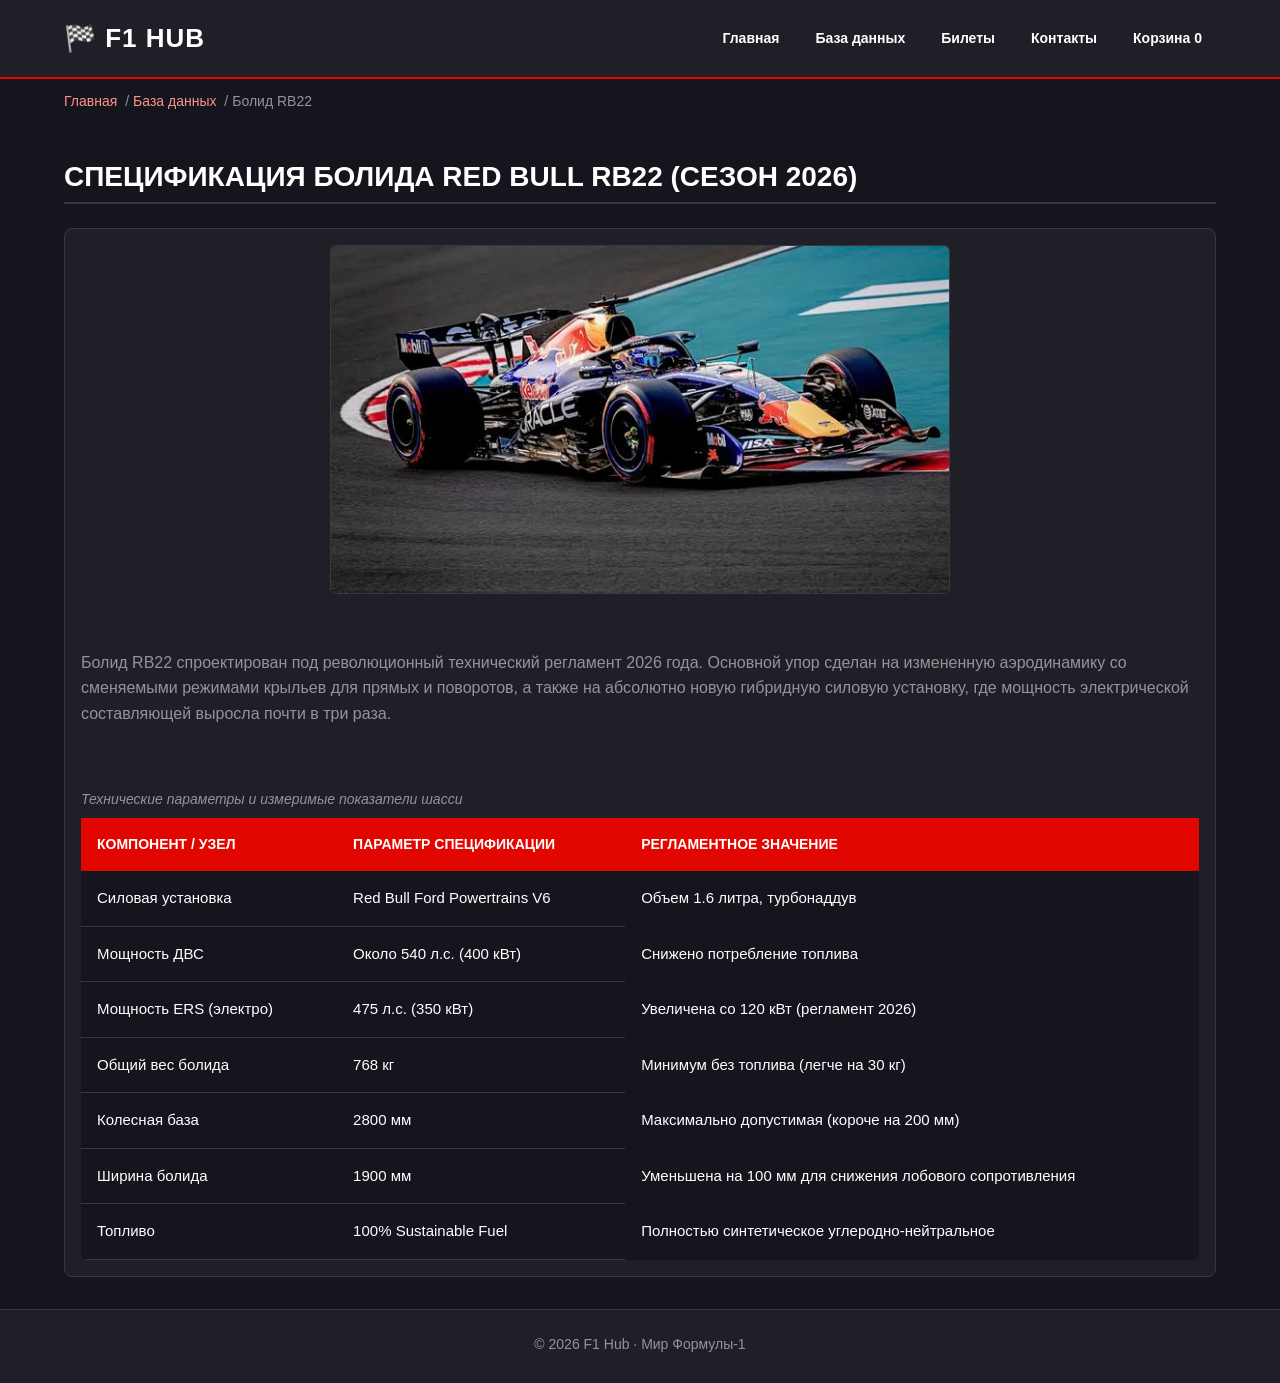
<file: product.html>
<!DOCTYPE html>

<html lang="ru">
<head>
<meta charset="utf-8"/>
<meta content="width=device-width, initial-scale=1.0" name="viewport"/>
<meta content="Адаптивная страница с характеристиками Red Bull RB22." name="description"/>
<title>
   Болид RB22 — F1 Hub
  </title>
<link href="css/style.css" rel="stylesheet"/>
<link href="css/responsive.css" rel="stylesheet"/>
<script defer="" src="js/data.js">
</script>
<script defer="" src="js/main.js">
</script>
<script defer="" src="js/cart.js">
</script>
<script defer="" src="js/catalog.js">
</script>
<script defer="" src="js/tickets.js">
</script>
<script defer="" src="js/validation.js">
</script>
</head>
<body>
<a class="skip-link" href="#main">
   Перейти к основному содержимому
  </a>
<header class="site-header">
<div class="site-header__inner">
<a class="site-header__logo" href="index.html">
     🏁 F1 Hub
    </a>
<button aria-controls="mobile-site-nav" aria-expanded="false" aria-label="Открыть меню" class="site-nav-toggle" type="button">
<span aria-hidden="true" class="site-nav-toggle__icon">
<span>
</span>
<span>
</span>
<span>
</span>
</span>
<span class="site-nav-toggle__label">
      Меню
     </span>
</button>
<nav aria-label="Основная навигация" class="site-nav" id="mobile-site-nav">
<ul class="site-nav__list">
<li class="site-nav__item">
<a class="site-nav__link" href="index.html">
        Главная
       </a>
</li>
<li class="site-nav__item">
<a class="site-nav__link" href="catalog.html">
        База данных
       </a>
</li>
<li class="site-nav__item">
<a class="site-nav__link" href="order.html">
        Билеты
       </a>
</li>
<li class="site-nav__item">
<a class="site-nav__link" href="contacts.html">
        Контакты
       </a>
</li>
<li class="site-nav__item">
<a class="site-nav__link" href="cart.html">
        Корзина
        <span aria-label="Товаров в корзине" data-cart-count="">
         0
        </span>
</a>
</li>
</ul>
</nav>
</div>
</header>
<main id="main">
<div class="section">
<nav aria-label="Хлебные крошки" class="breadcrumbs">
<a class="breadcrumbs__link" href="index.html">
      Главная
     </a>
<a class="breadcrumbs__link" href="catalog.html">
      База данных
     </a>
<span class="breadcrumbs__current">
      Болид RB22
     </span>
</nav>
</div>
<section class="section">
<h1 class="section__title">
     Спецификация болида Red Bull RB22 (Сезон 2026)
    </h1>
<div class="product-info">
<div class="product-info__visual">
<picture>
<source sizes="(max-width: 639px) calc(100vw - 48px), (max-width: 1023px) calc(100vw - 80px), 620px" srcset="images/redbull-480.webp 480w, images/redbull-640.webp 640w, images/redbull-739.webp 739w" type="image/webp"/>
<img alt="Гоночный болид Red Bull RB22 на трассе" class="product-info__image" decoding="async" height="415" loading="lazy" sizes="(max-width: 639px) calc(100vw - 48px), (max-width: 1023px) calc(100vw - 80px), 620px" src="images/redbull-739.jpg" srcset="images/redbull-480.jpg 480w, images/redbull-640.jpg 640w, images/redbull-739.jpg 739w" width="739"/>
</picture>
</div>
<div class="product-info__text">
<p>
       Болид RB22 спроектирован под революционный технический регламент 2026 года. Основной упор сделан на измененную аэродинамику со сменяемыми режимами крыльев для прямых и поворотов, а также на абсолютно новую гибридную силовую установку, где мощность электрической составляющей выросла почти в три раза.
      </p>
</div>
<div class="table-wrapper">
<table class="race-table">
<caption class="race-table__caption">
        Технические параметры и измеримые показатели шасси
       </caption>
<thead class="race-table__head">
<tr>
<th class="race-table__th">
          Компонент / Узел
         </th>
<th class="race-table__th">
          Параметр спецификации
         </th>
<th class="race-table__th">
          Регламентное значение
         </th>
</tr>
</thead>
<tbody class="race-table__body">
<tr>
<td class="race-table__td" data-label="Компонент / Узел">
          Силовая установка
         </td>
<td class="race-table__td" data-label="Параметр спецификации">
          Red Bull Ford Powertrains V6
         </td>
<td class="race-table__td" data-label="Регламентное значение">
          Объем 1.6 литра, турбонаддув
         </td>
</tr>
<tr>
<td class="race-table__td" data-label="Компонент / Узел">
          Мощность ДВС
         </td>
<td class="race-table__td" data-label="Параметр спецификации">
          Около 540 л.с. (400 кВт)
         </td>
<td class="race-table__td" data-label="Регламентное значение">
          Снижено потребление топлива
         </td>
</tr>
<tr>
<td class="race-table__td" data-label="Компонент / Узел">
          Мощность ERS (электро)
         </td>
<td class="race-table__td" data-label="Параметр спецификации">
          475 л.с. (350 кВт)
         </td>
<td class="race-table__td" data-label="Регламентное значение">
          Увеличена со 120 кВт (регламент 2026)
         </td>
</tr>
<tr>
<td class="race-table__td" data-label="Компонент / Узел">
          Общий вес болида
         </td>
<td class="race-table__td" data-label="Параметр спецификации">
          768 кг
         </td>
<td class="race-table__td" data-label="Регламентное значение">
          Минимум без топлива (легче на 30 кг)
         </td>
</tr>
<tr>
<td class="race-table__td" data-label="Компонент / Узел">
          Колесная база
         </td>
<td class="race-table__td" data-label="Параметр спецификации">
          2800 мм
         </td>
<td class="race-table__td" data-label="Регламентное значение">
          Максимально допустимая (короче на 200 мм)
         </td>
</tr>
<tr>
<td class="race-table__td" data-label="Компонент / Узел">
          Ширина болида
         </td>
<td class="race-table__td" data-label="Параметр спецификации">
          1900 мм
         </td>
<td class="race-table__td" data-label="Регламентное значение">
          Уменьшена на 100 мм для снижения лобового сопротивления
         </td>
</tr>
<tr>
<td class="race-table__td" data-label="Компонент / Узел">
          Топливо
         </td>
<td class="race-table__td" data-label="Параметр спецификации">
          100% Sustainable Fuel
         </td>
<td class="race-table__td" data-label="Регламентное значение">
          Полностью синтетическое углеродно-нейтральное
         </td>
</tr>
</tbody>
</table>
</div>
</div>
</section>
</main>
<footer class="site-footer">
<p class="site-footer__copy">© 2026 F1 Hub · Мир Формулы-1</p>
</footer>
</body>
</html>
</file>
<file: css/style.css>
:root {
  --color-bg: #15151E;
  --color-text: #FFFFFF;
  --color-muted: #949498;
  --color-primary: #E10600;
  --color-primary-dark: #B00500;
  --color-border: #38383F;
  --color-surface: #1F1F27;
  --color-surface-accent: #2A2A35;
  --color-danger: #FF3B30;
  --color-success: #00D166;
  --color-success-bg: #102A1E;
  --color-white: #FFFFFF;

  --space-xs: 4px;
  --space-sm: 8px;
  --space-md: 16px;
  --space-lg: 24px;
  --space-xl: 32px;

  --radius-sm: 4px;
  --radius-md: 6px;
  --radius-lg: 8px;

  --container-width: 1200px;
}

* {
  box-sizing: border-box;
}

body {
  margin: 0;
  font-family: 'Arial', sans-serif;
  line-height: 1.5;
  color: var(--color-text);
  background-color: var(--color-bg);
}

html {
  scroll-behavior: smooth;
}

.site-header {
  background-color: var(--color-surface);
  border-bottom: 2px solid var(--color-primary);
  position: sticky;
  top: 0;
  z-index: 100;
}

.site-header__inner {
  max-width: var(--container-width);
  margin: 0 auto;
  padding: var(--space-md) var(--space-lg);
  display: flex;
  justify-content: space-between;
  align-items: center;
  flex-wrap: wrap;
}

.site-header__logo {
  font-size: 24px;
  font-weight: 900;
  color: var(--color-text);
  text-decoration: none;
  text-transform: uppercase;
  letter-spacing: 1px;
}

.site-nav__list {
  display: flex;
  flex-wrap: wrap;
  gap: var(--space-sm);
  padding: 0;
  margin: 0;
  list-style: none;
}

.site-nav__link {
  display: inline-block;
  padding: var(--space-sm) var(--space-md);
  color: var(--color-text);
  text-decoration: none;
  font-weight: 700;
  border-radius: var(--radius-sm);
  transition: background-color 0.2s, color 0.2s;
}

.site-nav__link:hover {
  color: var(--color-white);
  background-color: var(--color-primary);
}

.site-nav__link:focus-visible {
  outline: 2px solid var(--color-primary);
  outline-offset: 2px;
}

.site-nav__link--active {
  color: var(--color-white);
  background-color: var(--color-primary);
}

.f1-hero__title {
  font-size: 42px;
  font-weight: 900;
  margin-top: 0;
  margin-bottom: var(--space-sm);
  text-transform: uppercase;
}

.f1-hero__subtitle {
  font-size: 18px;
  color: var(--color-muted);
  margin-bottom: var(--space-lg);
}

.section {
  max-width: var(--container-width);
  margin: 0 auto var(--space-xl);
  padding: 0 var(--space-lg);
}

.section__title {
  font-size: 28px;
  font-weight: 800;
  margin-top: 0;
  margin-bottom: var(--space-lg);
  text-transform: uppercase;
  border-bottom: 2px solid var(--color-border);
  padding-bottom: var(--space-xs);
}

.advantages-list {
  padding-left: var(--space-md);
  margin: 0;
}

.advantages-list__item {
  font-size: 16px;
  margin-bottom: var(--space-sm);
}

.products-grid {
  display: grid;
  grid-template-columns: repeat(3, 1fr);
  gap: var(--space-lg);
}

.product-card {
  position: relative;
  display: flex;
  flex-direction: column;
  gap: var(--space-sm);
  padding: var(--space-md);
  border: 1px solid var(--color-border);
  border-radius: var(--radius-md);
  background-color: var(--color-surface);
  transition: border-color 0.2s, transform 0.2s;
}

.product-card:hover {
  border-color: var(--color-primary);
  transform: translateY(-2px);
}

.product-card--featured {
  border-color: var(--color-primary);
}

.product-card__title {
  margin: 0;
  font-size: 20px;
  font-weight: 700;
}

.product-card__description {
  margin: 0;
  color: var(--color-muted);
  font-size: 14px;
}

.product-card__price {
  margin: var(--space-xs) 0 0;
  font-weight: 700;
  font-size: 16px;
}

.product-card__button {
  margin-top: auto;
  align-self: flex-start;
}

.button {
  display: inline-block;
  padding: 10px var(--space-md);
  font: inherit;
  font-weight: 700;
  text-decoration: none;
  border: none;
  border-radius: var(--radius-sm);
  cursor: pointer;
  text-transform: uppercase;
  font-size: 14px;
  transition: background-color 0.2s, color 0.2s;
}

.button--primary {
  color: var(--color-white);
  background-color: var(--color-primary);
}

.button--primary:hover {
  background-color: var(--color-primary-dark);
}

.button--secondary {
  color: var(--color-text);
  background-color: transparent;
  border: 1px solid var(--color-border);
}

.button--secondary:hover {
  background-color: var(--color-border);
}

.button:focus-visible {
  outline: 2px solid var(--color-primary);
  outline-offset: 2px;
}

.aside-info {
  max-width: var(--container-width);
  margin: 0 auto var(--space-xl);
  padding: var(--space-md);
  border-left: 4px solid var(--color-primary);
  background-color: var(--color-surface);
}

.aside-info__text {
  margin: 0;
  color: var(--color-muted);
  font-size: 14px;
}

.order-dialog {
  width: min(100% - 32px, 500px);
  padding: var(--space-lg);
  border: 1px solid var(--color-border);
  border-radius: var(--radius-lg);
  background-color: var(--color-surface);
  color: var(--color-text);
}

.order-dialog::backdrop {
  background-color: rgba(0, 0, 0, 0.7);
}

.order-dialog__title {
  margin-top: 0;
  margin-bottom: var(--space-md);
  text-transform: uppercase;
  font-weight: 800;
}

.order-form__field {
  margin-bottom: var(--space-md);
}

.order-form__label {
  display: block;
  margin-bottom: var(--space-xs);
  font-size: 14px;
  font-weight: 700;
}

.order-form__input {
  width: 100%;
  padding: 10px var(--space-sm);
  border: 1px solid var(--color-border);
  border-radius: var(--radius-sm);
  background-color: var(--color-bg);
  color: var(--color-text);
  font: inherit;
}

.order-form__input:hover {
  border-color: var(--color-primary);
}

.order-form__input:focus-visible {
  outline: 2px solid var(--color-primary);
  outline-offset: 2px;
}

.form-field--checkbox label {
  display: flex;
  align-items: center;
  gap: var(--space-sm);
  font-size: 14px;
  cursor: pointer;
}

.order-form__actions {
  display: flex;
  gap: var(--space-md);
  margin-top: var(--space-lg);
}

[aria-invalid="true"] {
  border-color: var(--color-danger);
}

.success-message {
  max-width: var(--container-width);
  margin: var(--space-md) auto;
  padding: var(--space-md);
  border-left: 4px solid var(--color-success);
  background-color: var(--color-success-bg);
  color: var(--color-white);
  border-radius: var(--radius-sm);
}

.site-footer {
  background-color: var(--color-surface);
  border-top: 1px solid var(--color-border);
  padding: var(--space-lg) var(--space-md);
  text-align: center;
  font-size: 14px;
  color: var(--color-muted);
}

.site-footer__copy {
  margin: 0 0 var(--space-xs);
}

.f1-hero {
  max-width: var(--container-width);
  margin: var(--space-xl) auto;
  padding: 80px var(--space-lg);
  background-color: var(--color-surface-accent);
  background-size: cover;
  background-position: center;
  background-repeat: no-repeat;
  border-radius: var(--radius-lg);
  text-align: center;
}

.catalog-layout {
  display: grid;
  grid-template-columns: 300px 1fr;
  gap: var(--space-lg);
  max-width: var(--container-width);
  margin: var(--space-xl) auto;
  padding: 0 var(--space-lg);
}

.catalog-filters {
  background-color: var(--color-surface);
  padding: var(--space-md);
  border-radius: var(--radius-md);
  border: 1px solid var(--color-border);
  height: fit-content;
}

.catalog-filters__title {
  margin-top: 0;
  margin-bottom: var(--space-md);
  font-size: 20px;
  text-transform: uppercase;
}

.filters-form {
  display: flex;
  flex-direction: column;
  gap: var(--space-md);
}

.filters-form__section {
  border: 1px solid var(--color-border);
  border-radius: var(--radius-sm);
  padding: var(--space-sm) var(--space-md);
  margin: 0;
}

.filters-form__section legend {
  font-weight: 700;
  padding: 0 var(--space-xs);
  color: var(--color-primary);
}

.filters-form__section label {
  display: flex;
  align-items: center;
  gap: var(--space-sm);
  margin: var(--space-xs) 0;
  cursor: pointer;
  font-size: 14px;
}

.catalog-products .products-grid {
  display: grid;
  grid-template-columns: repeat(3, 1fr);
  gap: var(--space-lg);
}

.breadcrumbs {
  display: flex;
  gap: var(--space-xs);
  list-style: none;
  padding: var(--space-md) var(--space-lg);
  margin: 0 auto;
  max-width: var(--container-width);
  font-size: 14px;
}

.breadcrumbs__link {
  color: var(--color-primary);
  text-decoration: none;
}

.breadcrumbs__link::after {
  content: " /";
  color: var(--color-muted);
  margin-left: var(--space-xs);
}

.breadcrumbs__current {
  color: var(--color-muted);
}

.product-info {
  display: flex;
  flex-direction: column;
  gap: var(--space-lg);
  background-color: var(--color-surface);
  padding: var(--space-lg);
  border-radius: var(--radius-lg);
  border: 1px solid var(--color-border);
}

.product-info__text {
  font-size: 16px;
  line-height: 1.6;
  color: var(--color-muted);
}

.table-wrapper {
  width: 100%;
  overflow-x: auto;
}

.race-table {
  width: 100%;
  border-collapse: collapse;
  margin-top: var(--space-md);
  background-color: var(--color-bg);
  border-radius: var(--radius-md);
  overflow: hidden;
}

.race-table__caption {
  font-size: 14px;
  color: var(--color-muted);
  text-align: left;
  padding: var(--space-sm) 0;
  font-style: italic;
}

.race-table__th {
  background-color: var(--color-primary);
  color: var(--color-white);
  text-align: left;
  padding: var(--space-md);
  font-weight: 700;
  text-transform: uppercase;
  font-size: 14px;
}

.race-table__td {
  padding: var(--space-md);
  border-bottom: 1px solid var(--color-border);
  font-size: 15px;
}

.race-table__body tr:hover {
  background-color: var(--color-surface-accent);
}

.product-info__visual {
  width: 100%;
  display: flex;
  justify-content: center;
  margin-bottom: var(--space-md);
}

.product-info__image {
  width: 100%;
  max-width: 750px;
  height: auto;
  border-radius: var(--radius-md);
  border: 1px solid var(--color-border);
  object-fit: cover;
}

.catalog-products .driver-card {
  --team-accent: #e10600;
  border: 2px solid var(--color-border);
  transition: border-color .22s ease, box-shadow .22s ease, transform .22s ease;
}
.catalog-products .driver-card:hover,
.catalog-products .driver-card:focus-within {
  border-color: var(--team-accent);
  box-shadow: 0 0 0 1px var(--team-accent);
  transform: translateY(-3px);
}
.driver-card[data-team="mercedes"] { --team-accent: #00d2be; }
.driver-card[data-team="ferrari"] { --team-accent: #e80020; }
.driver-card[data-team="mclaren"] { --team-accent: #ff8000; }
.driver-card[data-team="redbull"] { --team-accent: #4781d7; }
.driver-card[data-team="racingbulls"] { --team-accent: #6692ff; }
.driver-card[data-team="alpine"] { --team-accent: #00a1e8; }
.driver-card[data-team="haas"] { --team-accent: #b3b8bf; }
.driver-card[data-team="audi"] { --team-accent: #ed1c24; }
.driver-card[data-team="williams"] { --team-accent: #00a0de; }
.driver-card[data-team="aston"] { --team-accent: #229971; }
.driver-card[data-team="cadillac"] { --team-accent: #ffffff; }
.driver-card__ranking {
  margin: 2px 0 0;
  color: #ededed;
  font-size: 13px;
}
.catalog-data-note {
  color: #d5d5d7;
  line-height: 1.55;
  margin: 0 0 18px;
}

.section-heading {
  display: flex;
  justify-content: space-between;
  align-items: center;
  flex-wrap: wrap;
  gap: 12px;
  margin-bottom: 16px;
}
.section-heading .section__title,
.section-heading .catalog-products__title { margin-bottom: 0; }
.result-count { color: var(--color-muted); font-weight: 700; white-space: nowrap; }
.filters-checkbox { display: inline-flex; align-items: center; align-self: end; gap: 10px; min-height: 44px; margin-bottom: 4px; }
.filters-checkbox input { margin: 0; flex: 0 0 auto; transform: translateY(-1px); }
.ticket-controls {
  display: grid;
  grid-template-columns: minmax(0, 2fr) minmax(0, 1fr) minmax(0, 1fr) auto auto;
  gap: 16px;
  align-items: end;
  padding: 16px;
  margin-bottom: 24px;
  border: 1px solid var(--color-border);
  border-radius: var(--radius-md);
  background: var(--color-surface);
}
.ticket-controls .order-form__field { margin: 0; min-width: 0; }
.ticket-controls .button { min-height: 44px; }
.ticket-card { border-top: 3px solid var(--color-primary); }
.ticket-badge {
  display: inline-block;
  align-self: flex-start;
  margin-bottom: 3px;
  color: #ffe3e1;
  background: #4d1415;
  border-radius: var(--radius-sm);
  padding: 4px 9px;
  font-size: 12px;
  font-weight: 700;
}
.ticket-card__actions { display: flex; gap: 8px; margin-top: auto; flex-wrap: wrap; }
.ticket-card__actions .button { flex: 1 1 110px; }
.old-price { display: block; color: var(--color-muted); text-decoration: line-through; font-size: 13px; font-weight: 400; }
.availability { margin: 0 0 8px; color: #70dfab; font-size: 13px; }
.availability--out { color: #ffb3ae; }
.favorite-button { margin-top: 0; align-self: stretch; }
.driver-card__actions { display: flex; flex-direction: column; gap: 8px; margin-top: auto; }
.driver-card__actions .button { width: 100%; text-align: center; }
.ticket-bottom-link { margin-top: 24px; text-align: right; }
.ticket-bottom-link .button { min-height: 44px; }
.cart-notice { background: var(--color-success-bg); color: var(--color-white); border-left: 4px solid var(--color-success); border-radius: var(--radius-sm); padding: 12px 16px; margin: 16px 0; }
.cart-notice.is-error, .form-feedback.is-error { border-color: var(--color-danger); background: #3a1c1c; }
.cart-layout { display: grid; grid-template-columns: minmax(0, 1.15fr) minmax(320px, 0.85fr); gap: 28px; }
.cart-checkout { min-width: 0; }
.cart-item { padding: 18px 0; border-bottom: 1px solid var(--color-border); display: flex; align-items: center; justify-content: space-between; gap: 18px; }
.cart-item__details { min-width: 0; flex: 1; }
.cart-item__details p { margin-top: 8px; }
.cart-item__actions { display: flex; align-items: center; flex-wrap: wrap; gap: 8px; }
.quantity-button { font: inherit; color: var(--color-text); border: 1px solid var(--color-border); background: var(--color-surface); border-radius: 4px; min-width: 40px; min-height: 40px; cursor: pointer; }
.cart-quantity { min-width: 20px; text-align: center; font-weight: 700; }
.button--small { padding: 9px 12px; font-size: 12px; }
.cart-summary { margin-top: 20px; padding: 20px; background: var(--color-surface); border: 1px solid var(--color-border); border-radius: var(--radius-md); }
.cart-summary > p { display: flex; justify-content: space-between; flex-wrap: wrap; gap: 10px; }
.cart-summary__total { border-top: 1px solid var(--color-border); padding-top: 15px; font-size: 21px; }
.promo-row { margin-top: 20px; }
.promo-input { display: flex; gap: 8px; }
.promo-input .order-form__input { min-width: 0; }
.promo-row .cart-notice { display: block; }
.form-hint { color: var(--color-muted); font-size: 13px; margin: 8px 0; }
.field-error { color: #ffb3ae; display: block; margin-top: 4px; }
.checkout-form { gap: 8px; }
.checkout-form .order-form__field { margin-bottom: 8px; }
.checkout-form .button { width: 100%; }
button:disabled { cursor: not-allowed; opacity: .55; }
.form-feedback { max-width: 100%; }

[hidden] { display: none !important; }

.ticket-groups { display: grid; gap: 24px; }
.ticket-groups__hint { margin: 0 0 20px; color: var(--color-muted); font-size: 14px; }
.ticket-event {
  overflow: hidden;
  border: 1px solid var(--color-border);
  border-radius: var(--radius-lg);
  background: var(--color-surface);
}
.ticket-event__header {
  position: relative;
  display: flex;
  align-items: flex-end;
  justify-content: space-between;
  flex-wrap: wrap;
  gap: 14px;
  min-height: 210px;
  padding: 24px;
  background-position: center;
  background-size: cover;
  background-repeat: no-repeat;
}
.ticket-event__header::before {
  content: "";
  position: absolute;
  inset: 0;
  background: linear-gradient(rgba(12, 12, 18, 0.3), rgba(12, 12, 18, 0.82));
}
.ticket-event__header > * { position: relative; z-index: 1; }
.ticket-event__intro { min-width: 0; }
.ticket-event__title { margin: 0 0 6px; font-size: 28px; line-height: 1.2; }
.ticket-event__meta { margin: 0; color: #ececf1; font-size: 15px; }
.ticket-event__count {
  flex-shrink: 0;
  padding: 8px 12px;
  border: 1px solid rgba(255,255,255,0.25);
  border-radius: var(--radius-sm);
  color: var(--color-white);
  background: rgba(10, 10, 16, 0.45);
  font-weight: 700;
  font-size: 13px;
}
.ticket-event__grid { padding: 20px; gap: 16px; }
.ticket-event .ticket-card { background: var(--color-bg); }
.ticket-event .ticket-card__actions { flex-direction: column; }
.ticket-event .ticket-card__actions .button { flex: 0 0 auto; width: 100%; min-height: 42px; }
.ticket-event--las-vegas .ticket-event__header { background-image: url('../images/gp-las-vegas-480.jpg'); }
.ticket-event--qatar .ticket-event__header { background-image: url('../images/gp-qatar-480.jpg'); }
.ticket-event--abu-dhabi .ticket-event__header { background-image: url('../images/gp-abu-dhabi-480.jpg'); }


/* Дополнение к методическим №15–17: каталог и форма на требуемых страницах. */
.ticket-statistics { margin: 14px 0 22px; font-weight: 600; }
.ticket-catalog-extra { margin-top: 40px; }
.ticket-catalog-extra .ticket-event__header { min-height: 160px; }
.ticket-request { margin-top: 40px; }
.ticket-request__form { max-width: 640px; }
.ticket-request__form .button { margin-top: 12px; }
.ticket-groups--flat { display: block; }
.ticket-groups--flat > .products-grid { margin-top: 12px; }

.lab-page { padding-top: 30px; }
.lab-page__content { max-width: 920px; }
.lab-page__results {
  padding: 16px;
  border-radius: var(--radius-md);
  border: 1px solid var(--color-border);
  color: var(--color-text);
  background: var(--color-bg);
  white-space: pre-wrap;
  overflow-wrap: anywhere;
  font: 14px/1.65 ui-monospace, SFMono-Regular, Consolas, monospace;
}
</file>
<file: css/responsive.css>
:root {
  --focus-color: #ffd54a;
  --color-link-accessible: #ff9289;
}

*,
*::before,
*::after {
  box-sizing: border-box;
}

img,
video {
  max-width: 100%;
  height: auto;
}

body {
  min-height: 100vh;
  display: flex;
  flex-direction: column;
}

main {
  flex: 1 0 auto;
  min-width: 0;
}

:where(a, button, input, select, textarea):focus-visible {
  outline: 3px solid var(--focus-color);
  outline-offset: 3px;
}

.site-nav__link:focus-visible,
.site-header__logo:focus-visible,
.button:focus-visible,
.order-form__input:focus-visible,
.filters-form input:focus-visible,
.filters-form select:focus-visible {
  outline: 3px solid var(--focus-color);
  outline-offset: 3px;
}

.skip-link {
  position: absolute;
  z-index: 1000;
  top: -120px;
  left: 16px;
  padding: 12px 16px;
  color: #15151e;
  background: var(--focus-color);
  border-radius: var(--radius-sm);
  font-weight: 700;
}

.skip-link:focus,
.skip-link:focus-visible {
  top: 12px;
}

#main {
  scroll-margin-top: 24px;
}

.site-header {
  position: static;
}

.site-header__inner {
  width: 100%;
  padding: 14px 16px;
  display: grid;
  grid-template-columns: minmax(0, 1fr) auto;
  align-items: center;
  gap: 12px;
}

.site-header__logo {
  font-size: clamp(20px, 5vw, 26px);
  justify-self: start;
}

.site-nav {
  display: none;
  grid-column: 1 / -1;
  width: 100%;
  min-width: 0;
}

.site-nav.is-open {
  display: block;
}

.site-nav__list {
  display: flex;
  flex-direction: column;
  gap: 6px;
}

.site-nav__link {
  display: block;
  width: 100%;
  min-height: 44px;
  padding: 12px 14px;
  text-align: left;
  font-size: 15px;
}

.f1-hero {
  margin: 16px;
  padding: 42px 16px;
  background-image: linear-gradient(rgba(21, 21, 30, 0.65), rgba(21, 21, 30, 0.65)), url('../images/hero-bg-480.jpg');
  min-width: 0;
}

.f1-hero__title {
  font-size: clamp(24px, 6vw, 42px);
  line-height: 1.16;
  overflow-wrap: anywhere;
}

.f1-hero__subtitle {
  font-size: clamp(15px, 3vw, 18px);
}

.section,
.catalog-layout,
.aside-info {
  min-width: 0;
  width: 100%;
  padding-inline: 16px;
}

.section__title {
  font-size: clamp(21px, 4vw, 28px);
  overflow-wrap: anywhere;
}

.products-grid,
.catalog-products .products-grid {
  grid-template-columns: minmax(0, 1fr);
  gap: 16px;
}

.product-card[hidden] {
  display: none !important;
}

.product-card {
  min-width: 0;
  overflow-wrap: anywhere;
}

.product-card__title {
  font-size: 19px;
}

.product-card__button,
.product-card .button {
  align-self: stretch;
  text-align: center;
  margin-top: auto;
}

.catalog-layout {
  display: grid;
  grid-template-columns: minmax(0, 1fr);
  gap: 20px;
  margin: 20px auto 32px;
}

.catalog-products,
.catalog-filters {
  min-width: 0;
}

.catalog-products__title {
  font-size: 22px;
  margin: 0 0 16px;
}

.catalog-empty {
  background: var(--color-surface);
  border-left: 4px solid var(--color-primary);
  padding: 16px;
}

.breadcrumbs {
  padding: 12px 0;
  flex-wrap: wrap;
}

.breadcrumbs__link {
  color: var(--color-link-accessible);
}

.product-info {
  min-width: 0;
  padding: 16px;
}

.product-info__visual,
.product-info__visual picture {
  width: 100%;
  min-width: 0;
}

.order-form__input,
.page-form input,
.page-form select,
.page-form textarea {
  font-size: 16px;
  min-height: 44px;
}

.page-form {
  display: grid;
  grid-template-columns: minmax(0, 1fr);
  gap: 16px;
}

.page-form .order-form__field {
  margin: 0;
  min-width: 0;
}

.page-form > .button {
  width: 100%;
}

.order-dialog {
  width: min(100% - 24px, 500px);
  max-width: 500px;
  max-height: calc(100dvh - 24px);
  padding: 18px;
  overflow-y: auto;
}

.order-form__actions {
  flex-direction: column;
  gap: 12px;
}

.order-form__actions .button {
  width: 100%;
  min-height: 44px;
}

.form-feedback {
  margin-top: 16px;
  padding: 16px;
  border-left: 4px solid var(--color-success);
  background: var(--color-success-bg);
}

.table-wrapper {
  max-width: 100%;
  overflow-x: auto;
}

.race-table__caption {
  display: block;
  width: 100%;
  line-height: 1.4;
}

.race-table__head {
  position: absolute;
  width: 1px;
  height: 1px;
  overflow: hidden;
  clip-path: inset(50%);
  white-space: nowrap;
}

.race-table,
.race-table__body,
.race-table__body tr,
.race-table__td {
  display: block;
  width: 100%;
}

.race-table__body tr {
  border: 1px solid var(--color-border);
  border-radius: 8px;
  background: var(--color-bg);
  padding: 10px 12px;
  margin-bottom: 12px;
}

.race-table__td {
  display: grid;
  grid-template-columns: minmax(0, 1fr);
  gap: 3px;
  padding: 8px 0;
  overflow-wrap: anywhere;
}

.race-table__td:last-child {
  border-bottom: 0;
}

.race-table__td::before {
  content: attr(data-label);
  color: #c5c5c8;
  font-size: 12px;
  font-weight: 700;
  text-transform: uppercase;
}

@media (prefers-reduced-motion: reduce) {
  *, *::before, *::after {
    scroll-behavior: auto !important;
    transition-duration: 0.01ms !important;
    animation-duration: 0.01ms !important;
  }
}

@media (min-width: 640px) {
  .products-grid,
  .catalog-products .products-grid {
    grid-template-columns: repeat(2, minmax(0, 1fr));
  }

  .race-table {
    display: table;
    min-width: 640px;
  }

  .race-table__caption {
    display: table-caption;
  }

  .race-table__head {
    position: static;
    display: table-header-group;
    width: auto;
    height: auto;
    overflow: visible;
    clip-path: none;
    white-space: normal;
  }

  .race-table__body {
    display: table-row-group;
  }

  .race-table__body tr {
    display: table-row;
    border: none;
    padding: 0;
    margin: 0;
  }

  .race-table__td {
    display: table-cell;
    width: auto;
    padding: 16px;
  }

  .race-table__td::before {
    content: none;
  }
}

@media (min-width: 960px) {
  .site-header {
    position: sticky;
    top: 0;
  }

  .site-header__inner {
    max-width: var(--container-width);
    display: flex;
    justify-content: space-between;
    padding: 16px 24px;
  }

  .site-nav {
    display: block;
    width: auto;
    grid-column: auto;
  }

  .site-nav__list {
    flex-direction: row;
    flex-wrap: wrap;
    gap: 8px;
  }

  .site-nav__link {
    font-size: 14px;
  }

  .f1-hero {
    margin: 32px auto;
    padding: 80px 24px;
    background-image: linear-gradient(rgba(21, 21, 30, 0.4), rgba(21, 21, 30, 0.4)), url('../images/hero-bg-800.jpg');
  }

  .section,
  .catalog-layout,
  .aside-info {
    padding-inline: 24px;
  }

  .catalog-layout {
    grid-template-columns: minmax(220px, 260px) minmax(0, 1fr);
  }

  .page-form {
    grid-template-columns: repeat(2, minmax(0, 1fr));
  }

  .page-form > .button,
  .page-form > .form-field--checkbox,
  .page-form > .page-form__wide {
    grid-column: 1 / -1;
  }

  .order-form__actions {
    flex-direction: row;
  }
}

@media (min-width: 1100px) {
  .products-grid,
  .catalog-products .products-grid {
    grid-template-columns: repeat(3, minmax(0, 1fr));
  }

  .catalog-layout {
    grid-template-columns: 300px minmax(0, 1fr);
  }
}

@media (min-width: 1024px) {
  .f1-hero {
    background-image: linear-gradient(rgba(21, 21, 30, 0.4), rgba(21, 21, 30, 0.4)), url('../images/hero-bg-1308.jpg');
  }
}

@media (min-width: 600px) and (max-width: 767.98px) {
  .f1-hero {
    background-image: linear-gradient(rgba(21, 21, 30, 0.55), rgba(21, 21, 30, 0.55)), url('../images/hero-bg-800.jpg');
  }
}

.order-form__field,
.page-form .order-form__field {
  min-width: 0;
}

.page-form input,
.page-form select,
.page-form textarea {
  max-width: 100%;
}

.product-info__visual picture {
  max-width: 620px;
  margin-inline: auto;
}

.product-info__visual img {
  display: block;
  width: 100%;
  max-width: 620px;
  height: auto;
}

.site-nav-toggle {
  display: inline-flex;
  justify-content: center;
  align-items: center;
  gap: 10px;
  min-height: 44px;
  padding: 10px 16px;
  border: 1px solid var(--color-primary);
  border-radius: var(--radius-sm);
  background: var(--color-surface);
  color: var(--color-text);
  font: inherit;
  font-weight: 700;
  cursor: pointer;
}

.site-nav-toggle__icon {
  display: grid;
  gap: 4px;
}

.site-nav-toggle__icon span {
  display: block;
  width: 20px;
  height: 2px;
  background: currentColor;
}

.site-nav-toggle:focus-visible {
  outline: 3px solid var(--focus-color);
  outline-offset: 3px;
}

@media (min-width: 960px) {
  .site-nav-toggle {
    display: none;
  }
}

@media (max-width: 959px) {
  .ticket-controls { grid-template-columns: repeat(2, minmax(0, 1fr)); }
  .cart-layout { grid-template-columns: minmax(0, 1fr); }
}
@media (max-width: 639px) {
  .ticket-controls { grid-template-columns: minmax(0, 1fr); }
  .ticket-card__actions { flex-direction: column; }
  .ticket-card__actions .button { flex: 1 1 auto; width: 100%; }
  .cart-item { align-items: flex-start; flex-direction: column; }
  .cart-item__actions { width: 100%; }
  .promo-input { flex-direction: column; }
  .ticket-bottom-link .button { display: block; text-align: center; }
  .section-heading { align-items: flex-start; }
}
.promo-row .cart-notice[hidden] { display: none !important; }

@media (max-width: 639px) {
  .ticket-event__header { min-height: 180px; padding: 16px; }
  .ticket-event__title { font-size: 22px; }
  .ticket-event__meta { font-size: 14px; }
  .ticket-event__count { width: 100%; text-align: left; }
  .ticket-event__grid { padding: 14px; }
}

@media (max-width: 639px) {
  .ticket-event .ticket-event__grid { grid-template-columns: minmax(0, 1fr); }
}
@media (min-width: 640px) and (max-width: 1199px) {
  .ticket-event .ticket-event__grid { grid-template-columns: repeat(2, minmax(0, 1fr)); }
}
@media (min-width: 1200px) {
  .ticket-event .ticket-event__grid { grid-template-columns: repeat(4, minmax(0, 1fr)); }
}

@media (min-width: 600px) {
  .ticket-event--las-vegas .ticket-event__header { background-image: url('../images/gp-las-vegas-800.jpg'); }
  .ticket-event--qatar .ticket-event__header { background-image: url('../images/gp-qatar-800.jpg'); }
  .ticket-event--abu-dhabi .ticket-event__header { background-image: url('../images/gp-abu-dhabi-800.jpg'); }
}

@media (min-width: 1024px) {
  .ticket-event--las-vegas .ticket-event__header { background-image: url('../images/gp-las-vegas-1200.jpg'); }
  .ticket-event--qatar .ticket-event__header { background-image: url('../images/gp-qatar-1200.jpg'); }
  .ticket-event--abu-dhabi .ticket-event__header { background-image: url('../images/gp-abu-dhabi-1200.jpg'); }
}
</file>
